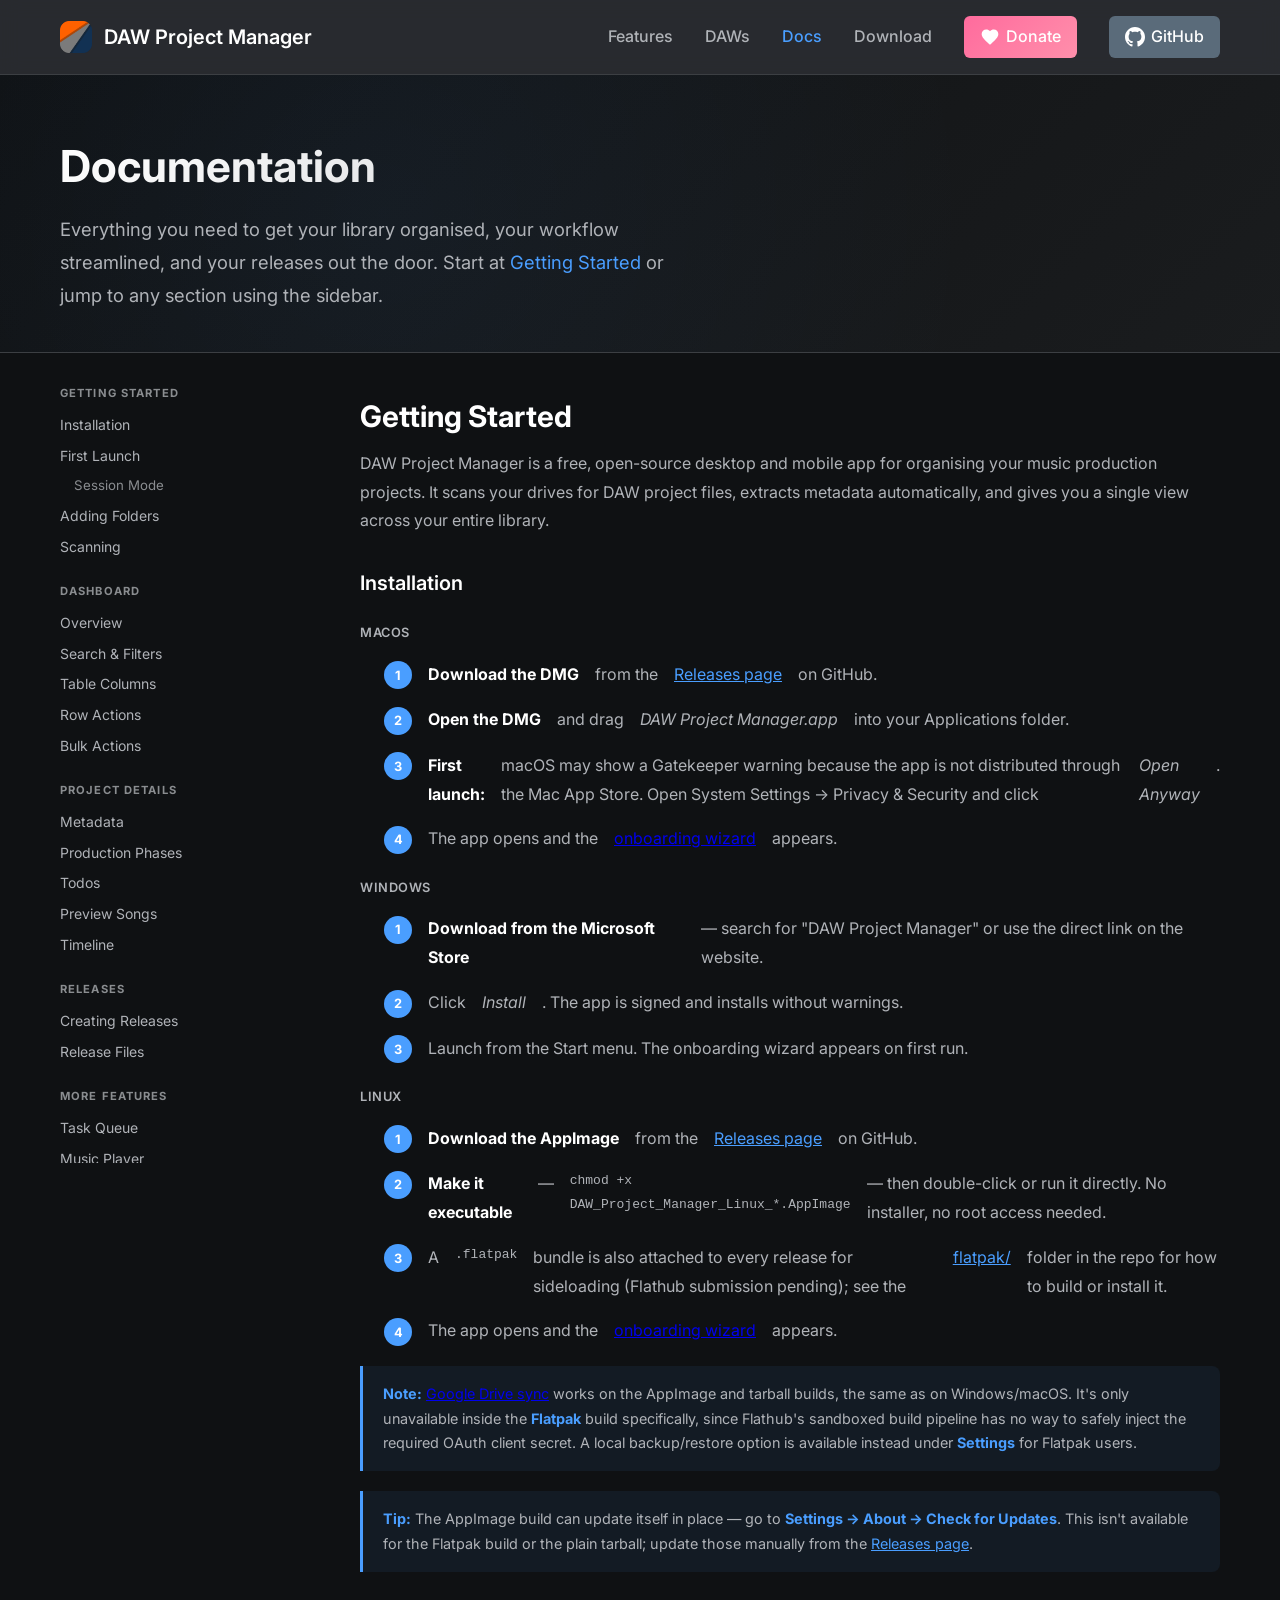
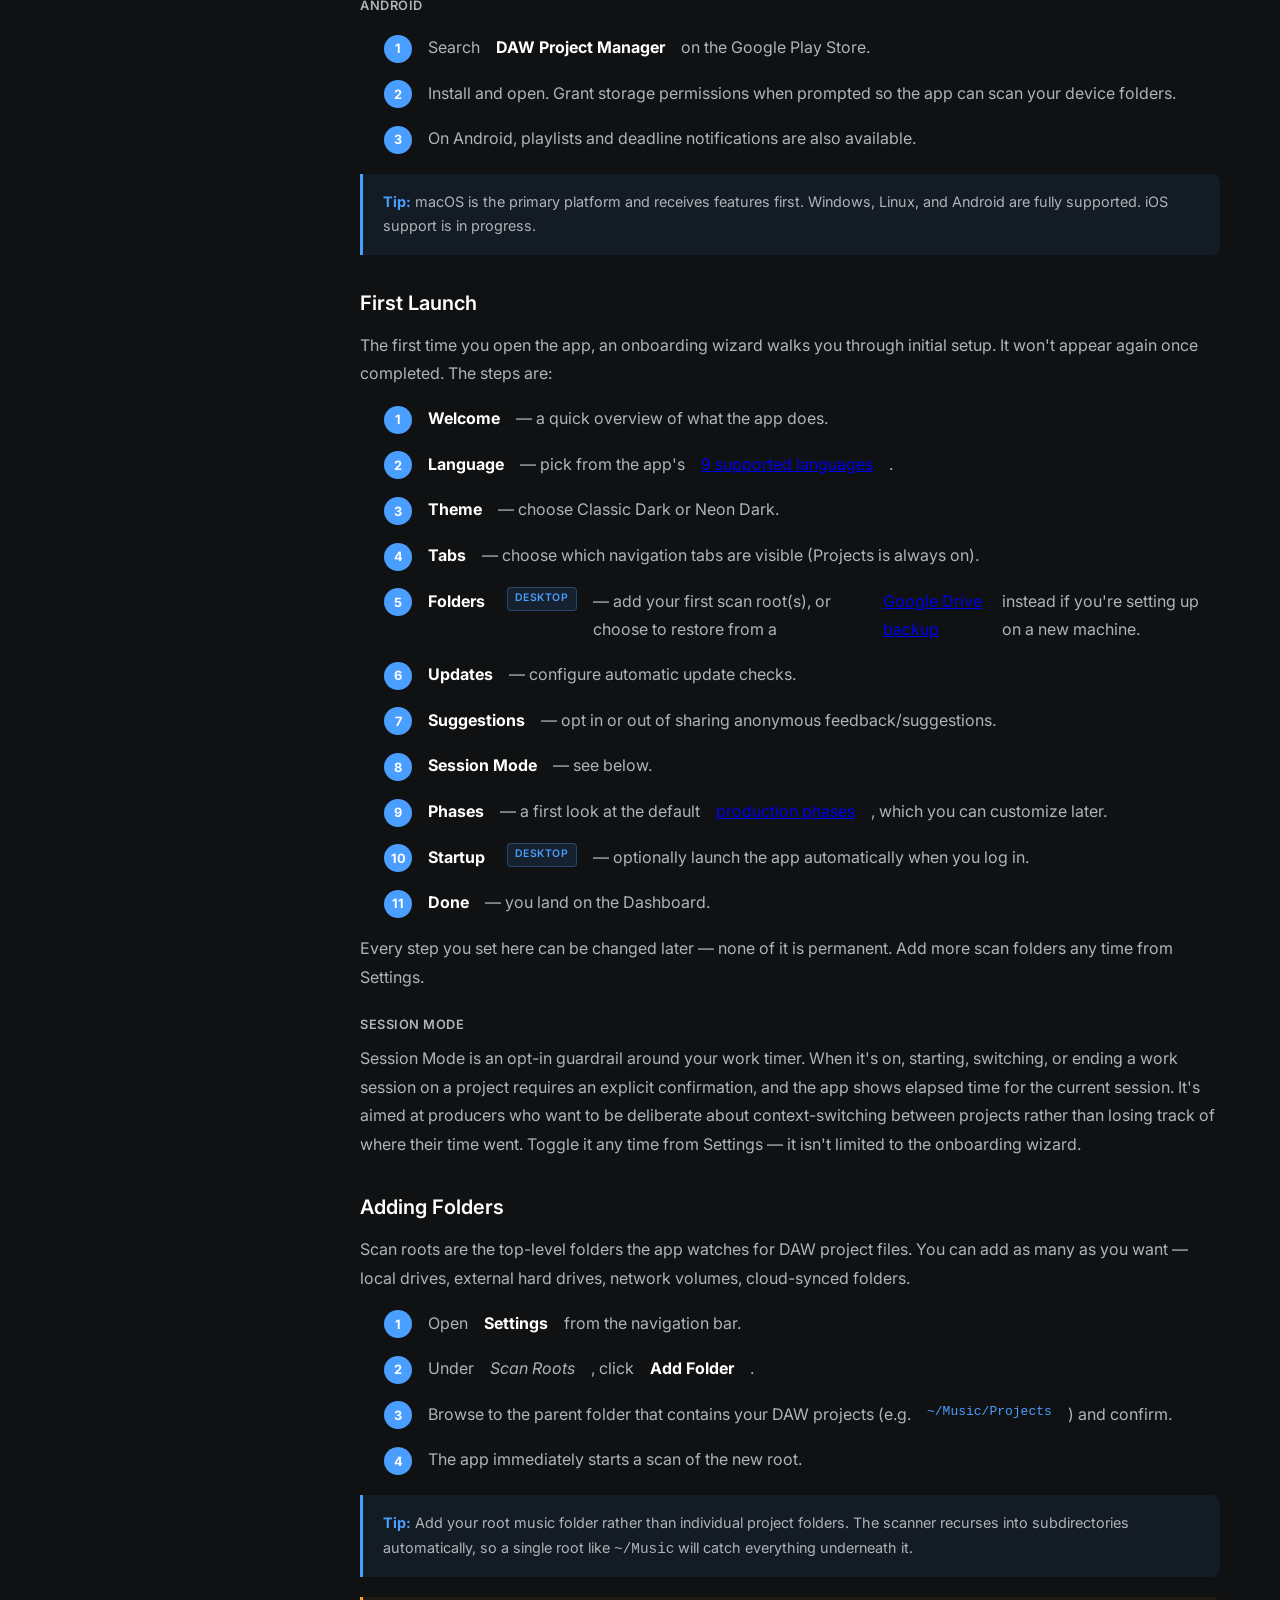
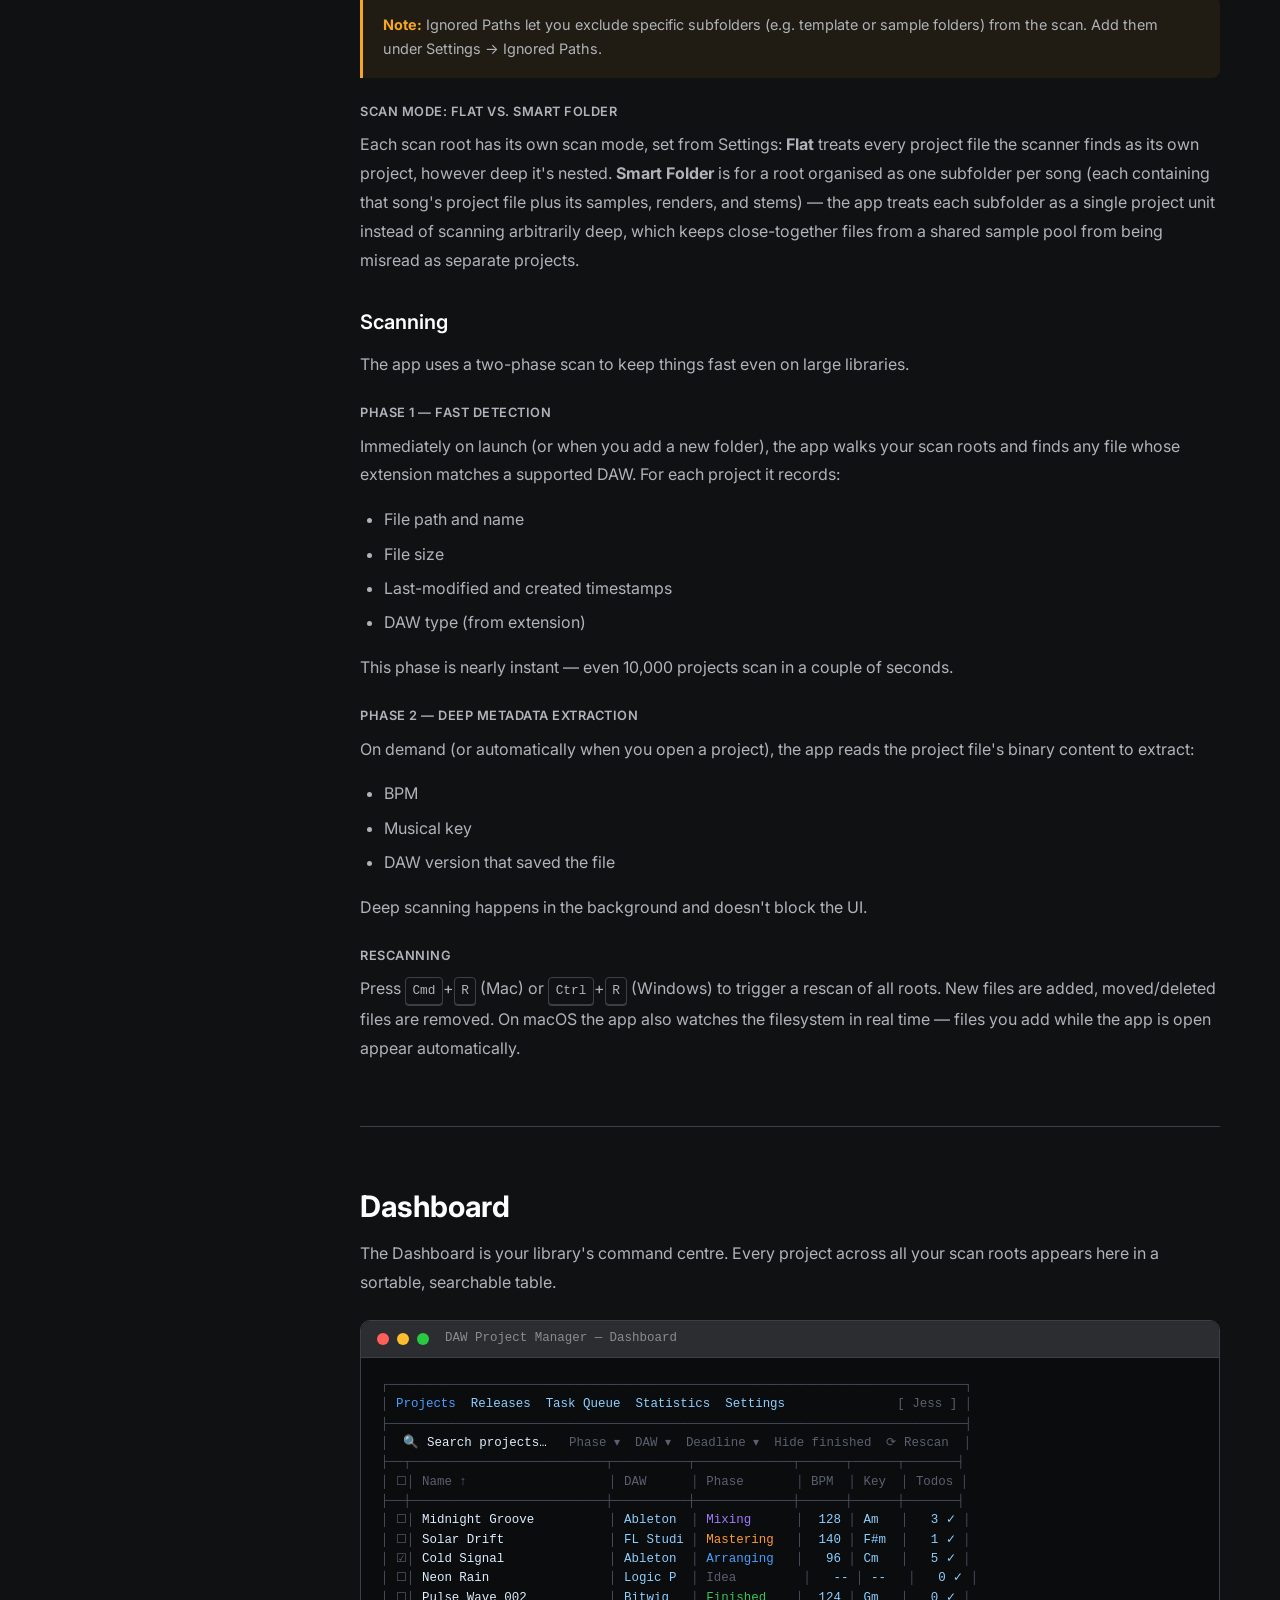
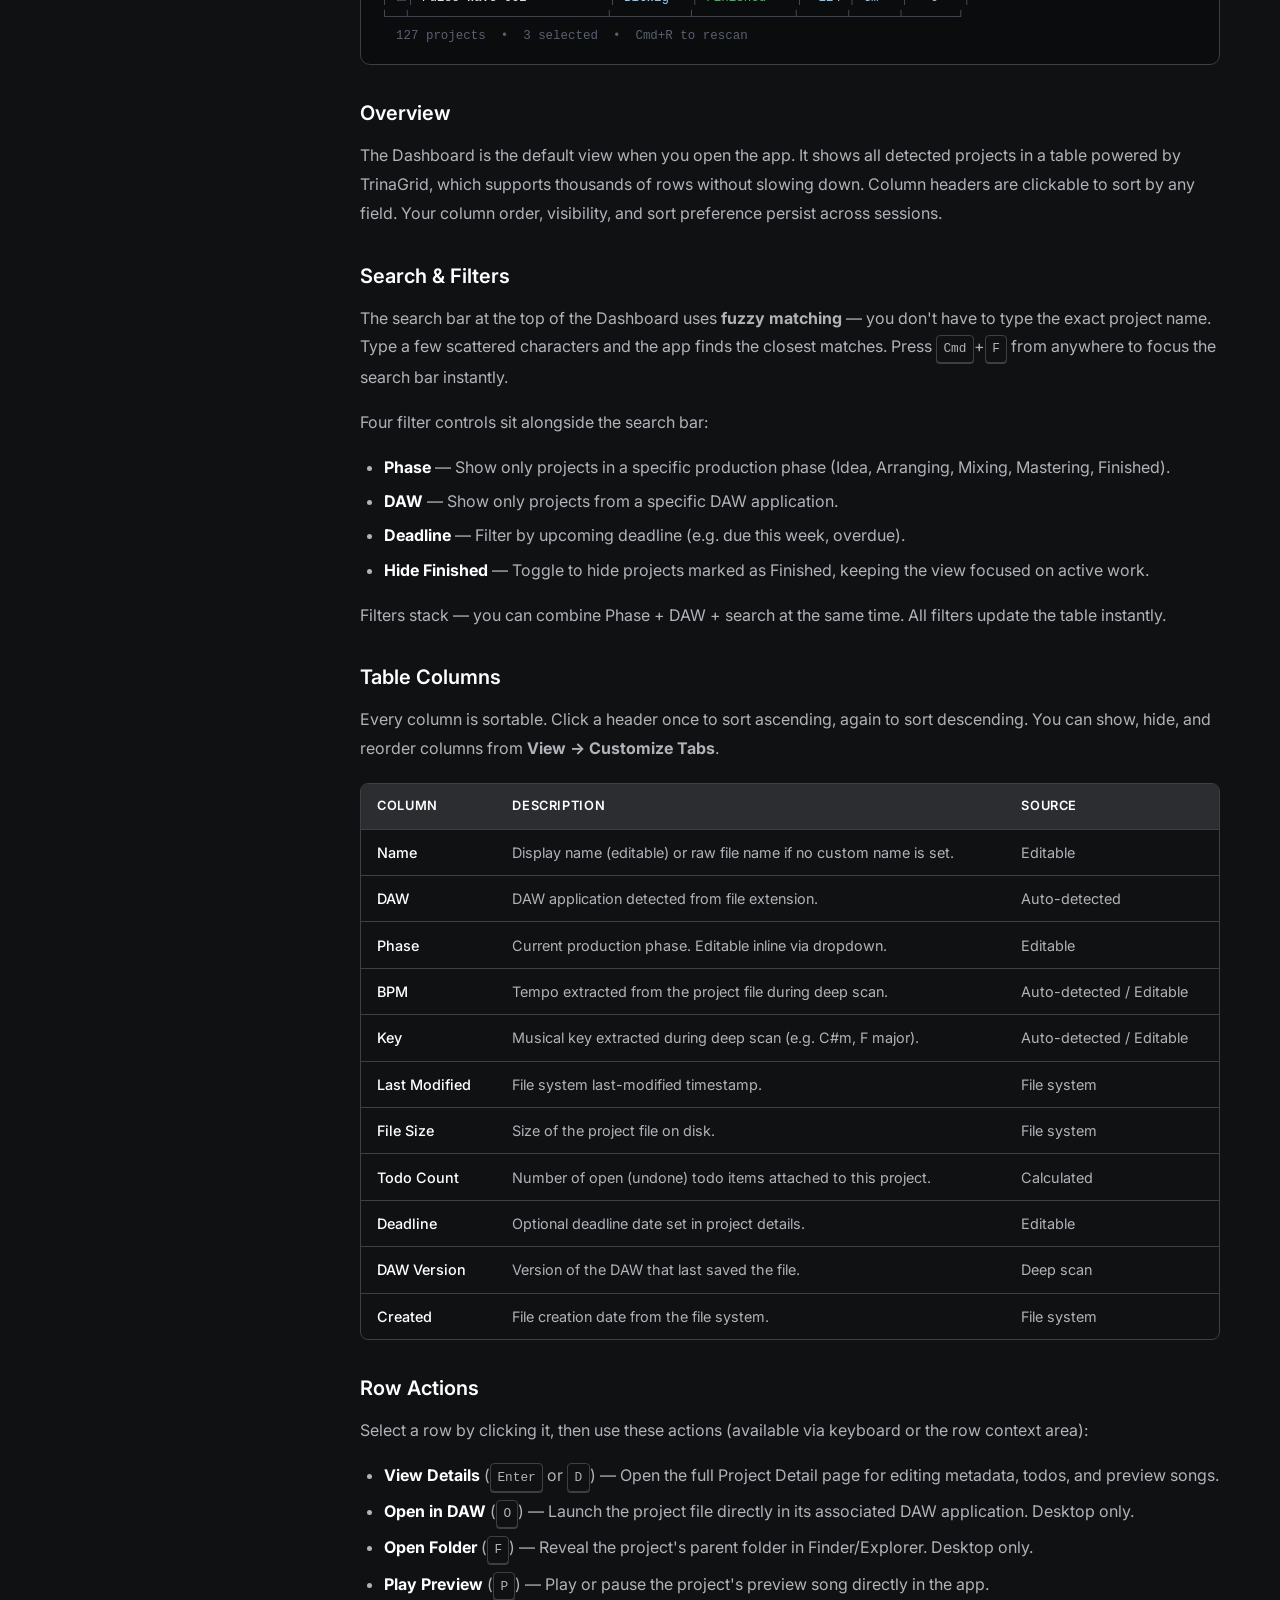
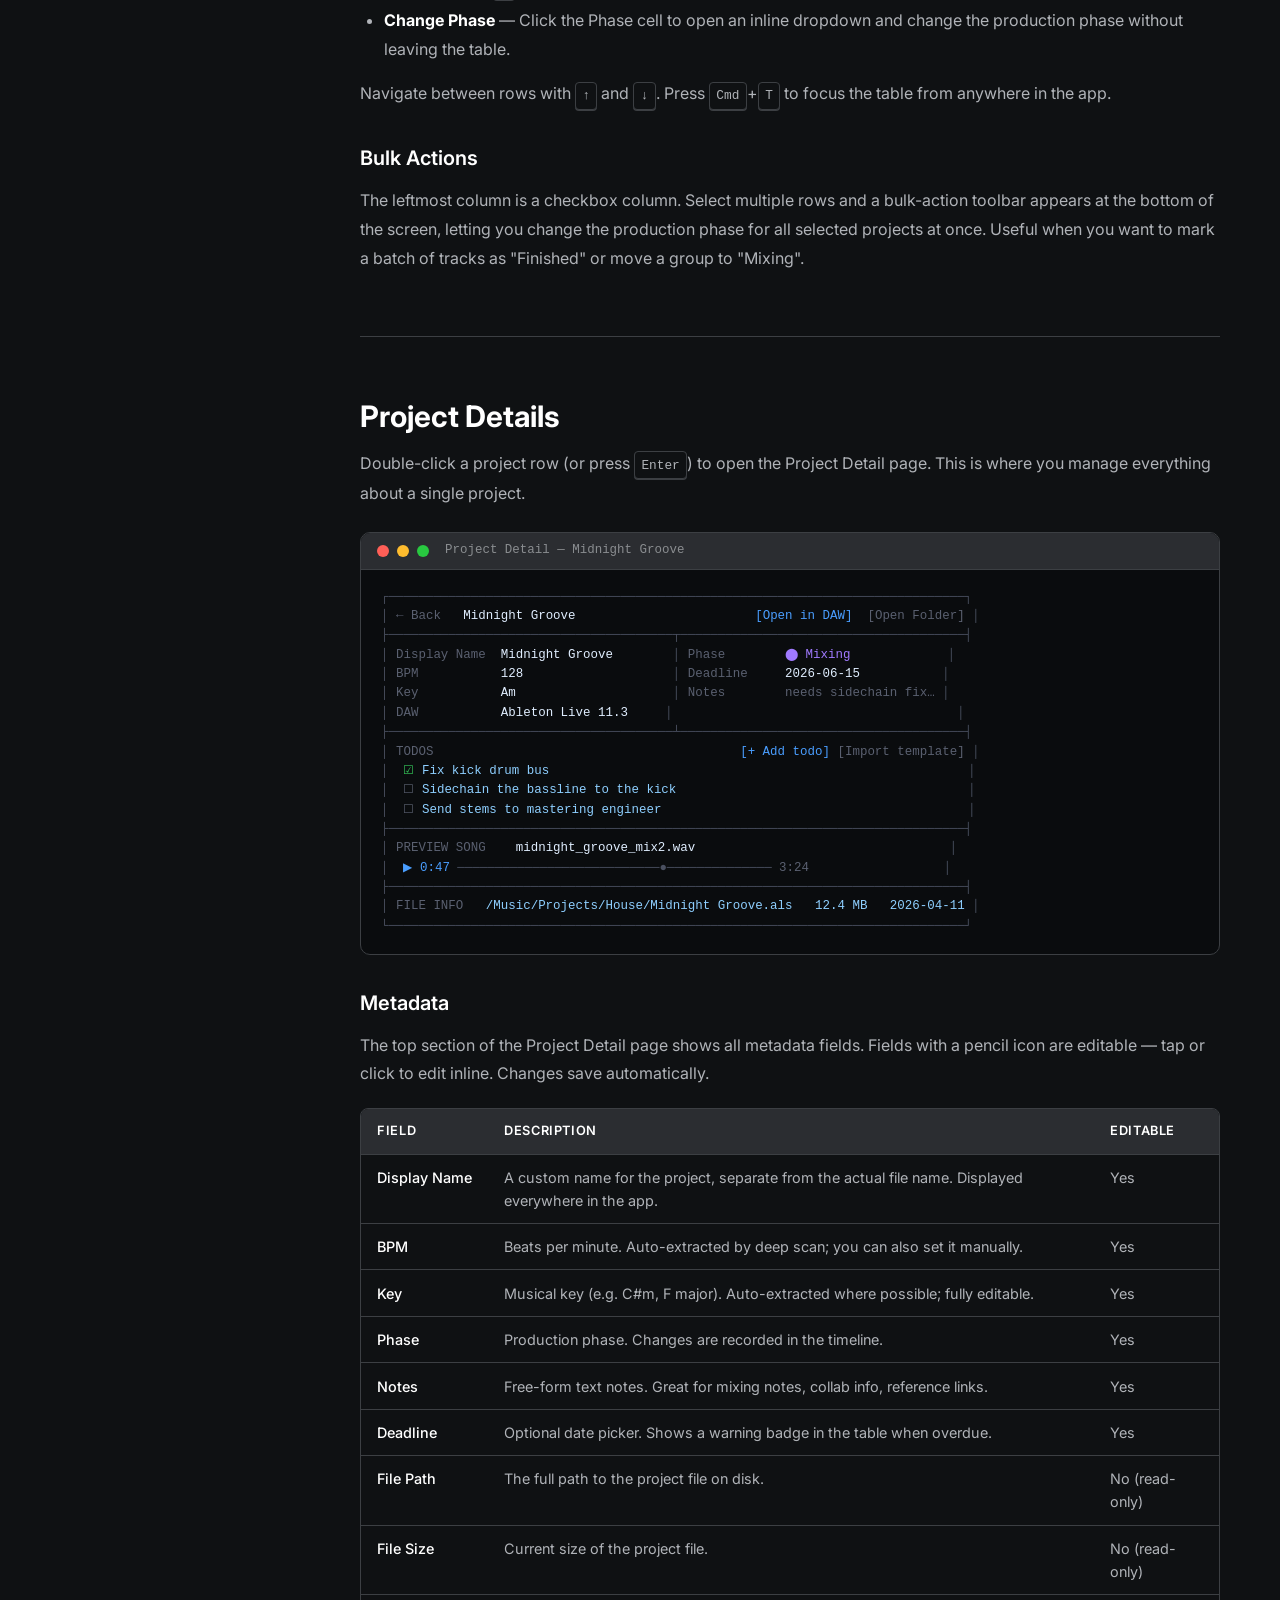
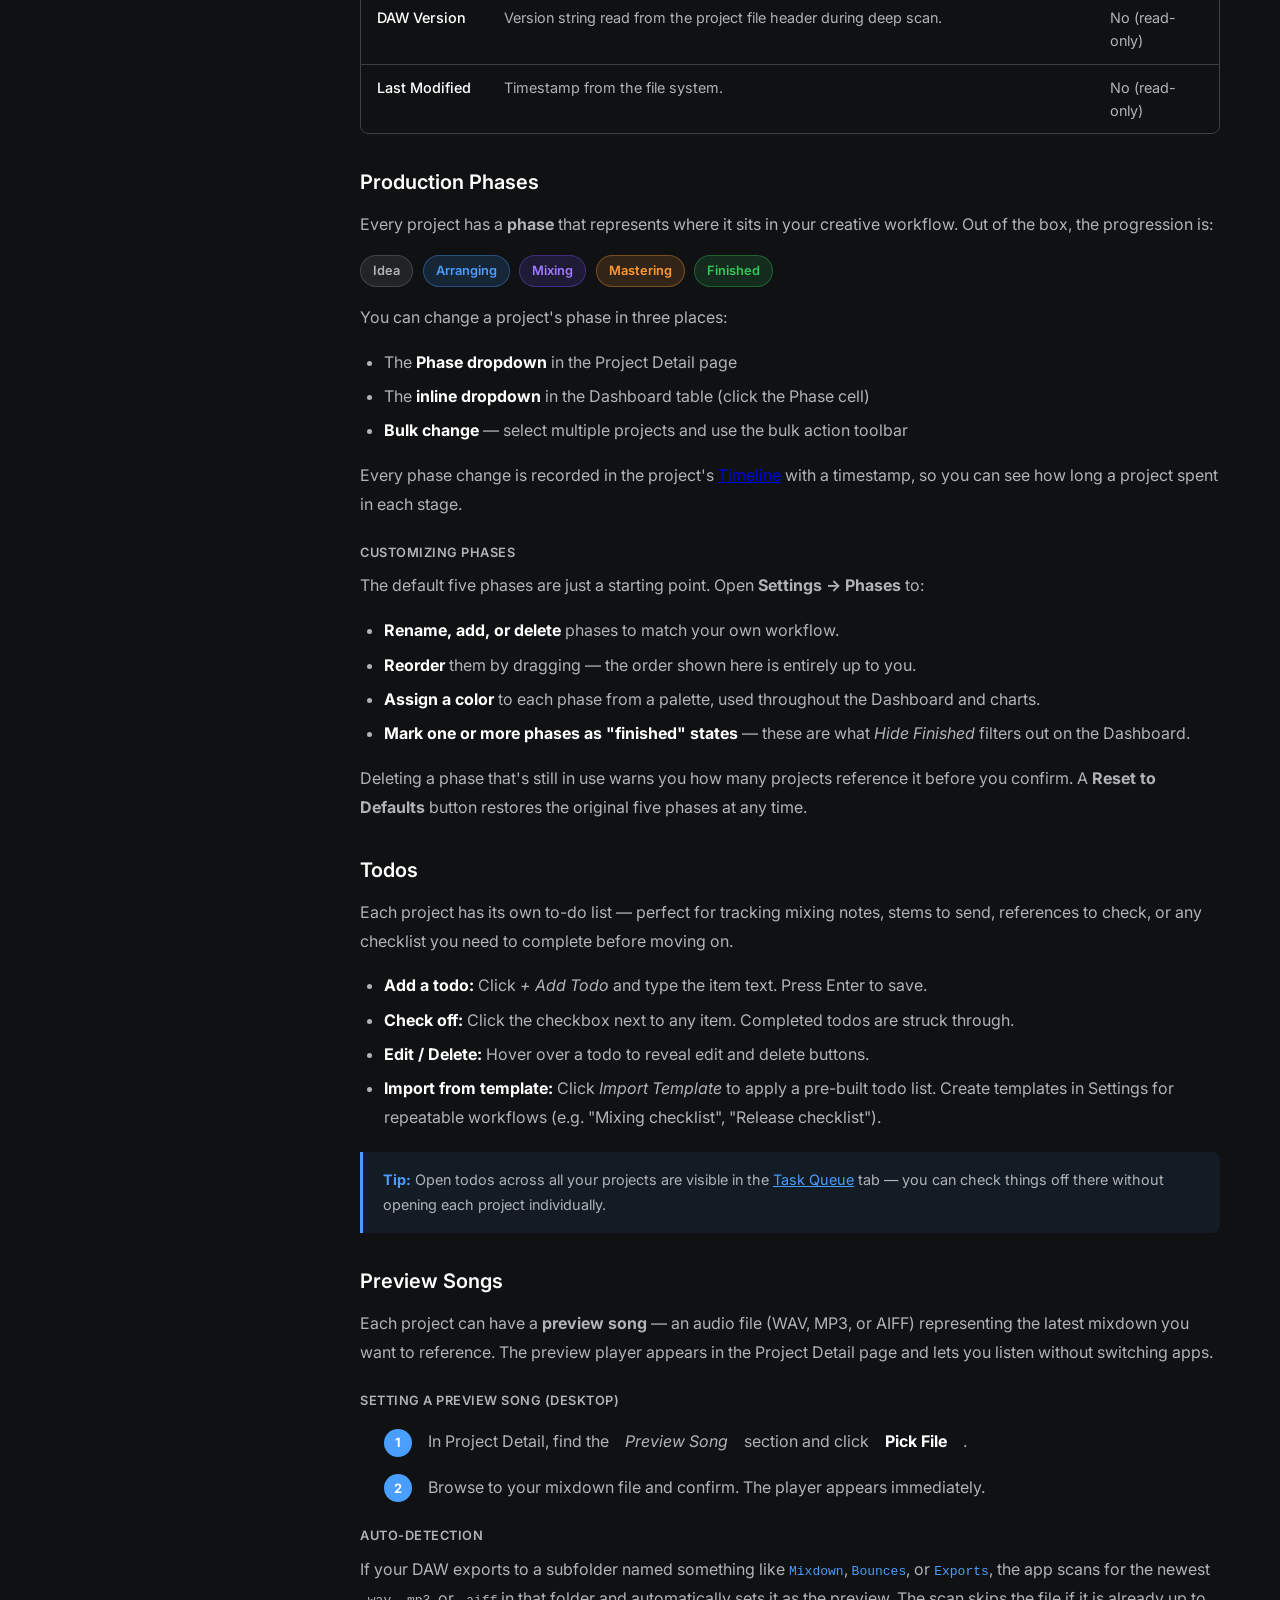
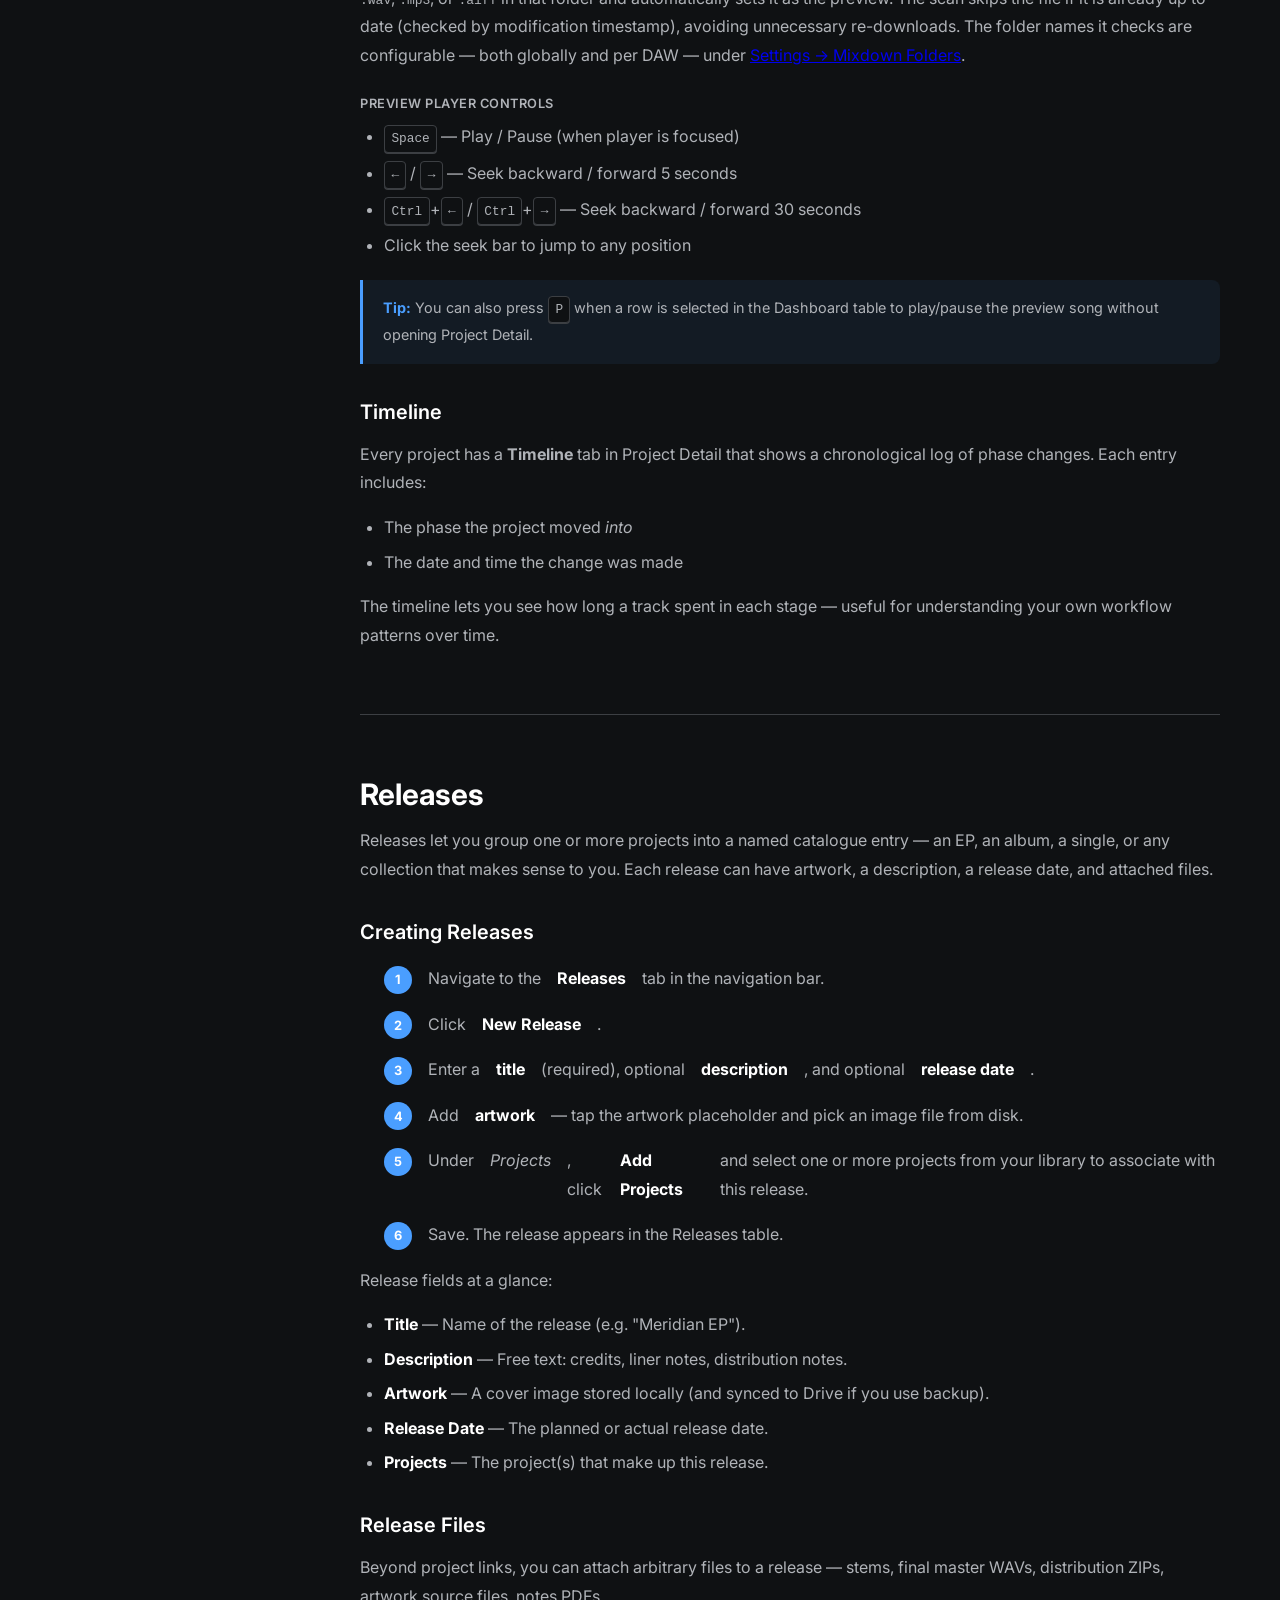
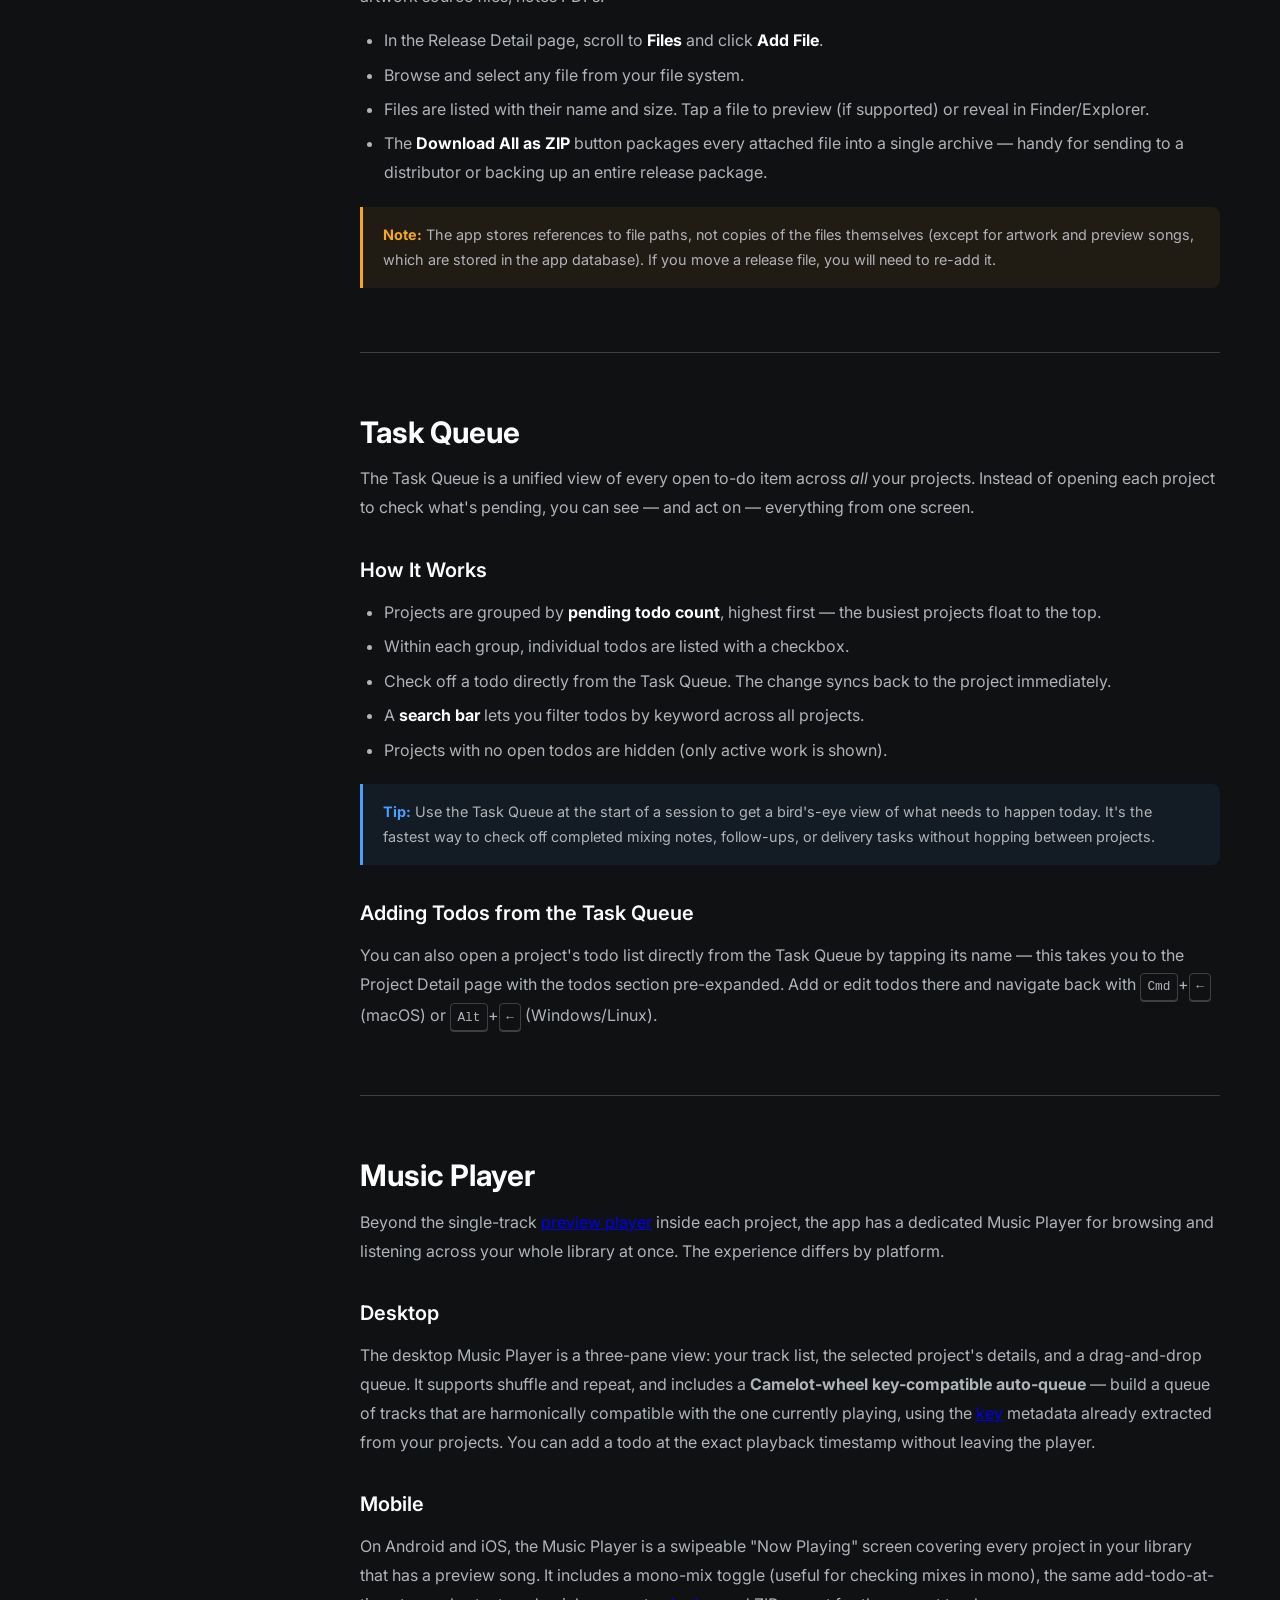
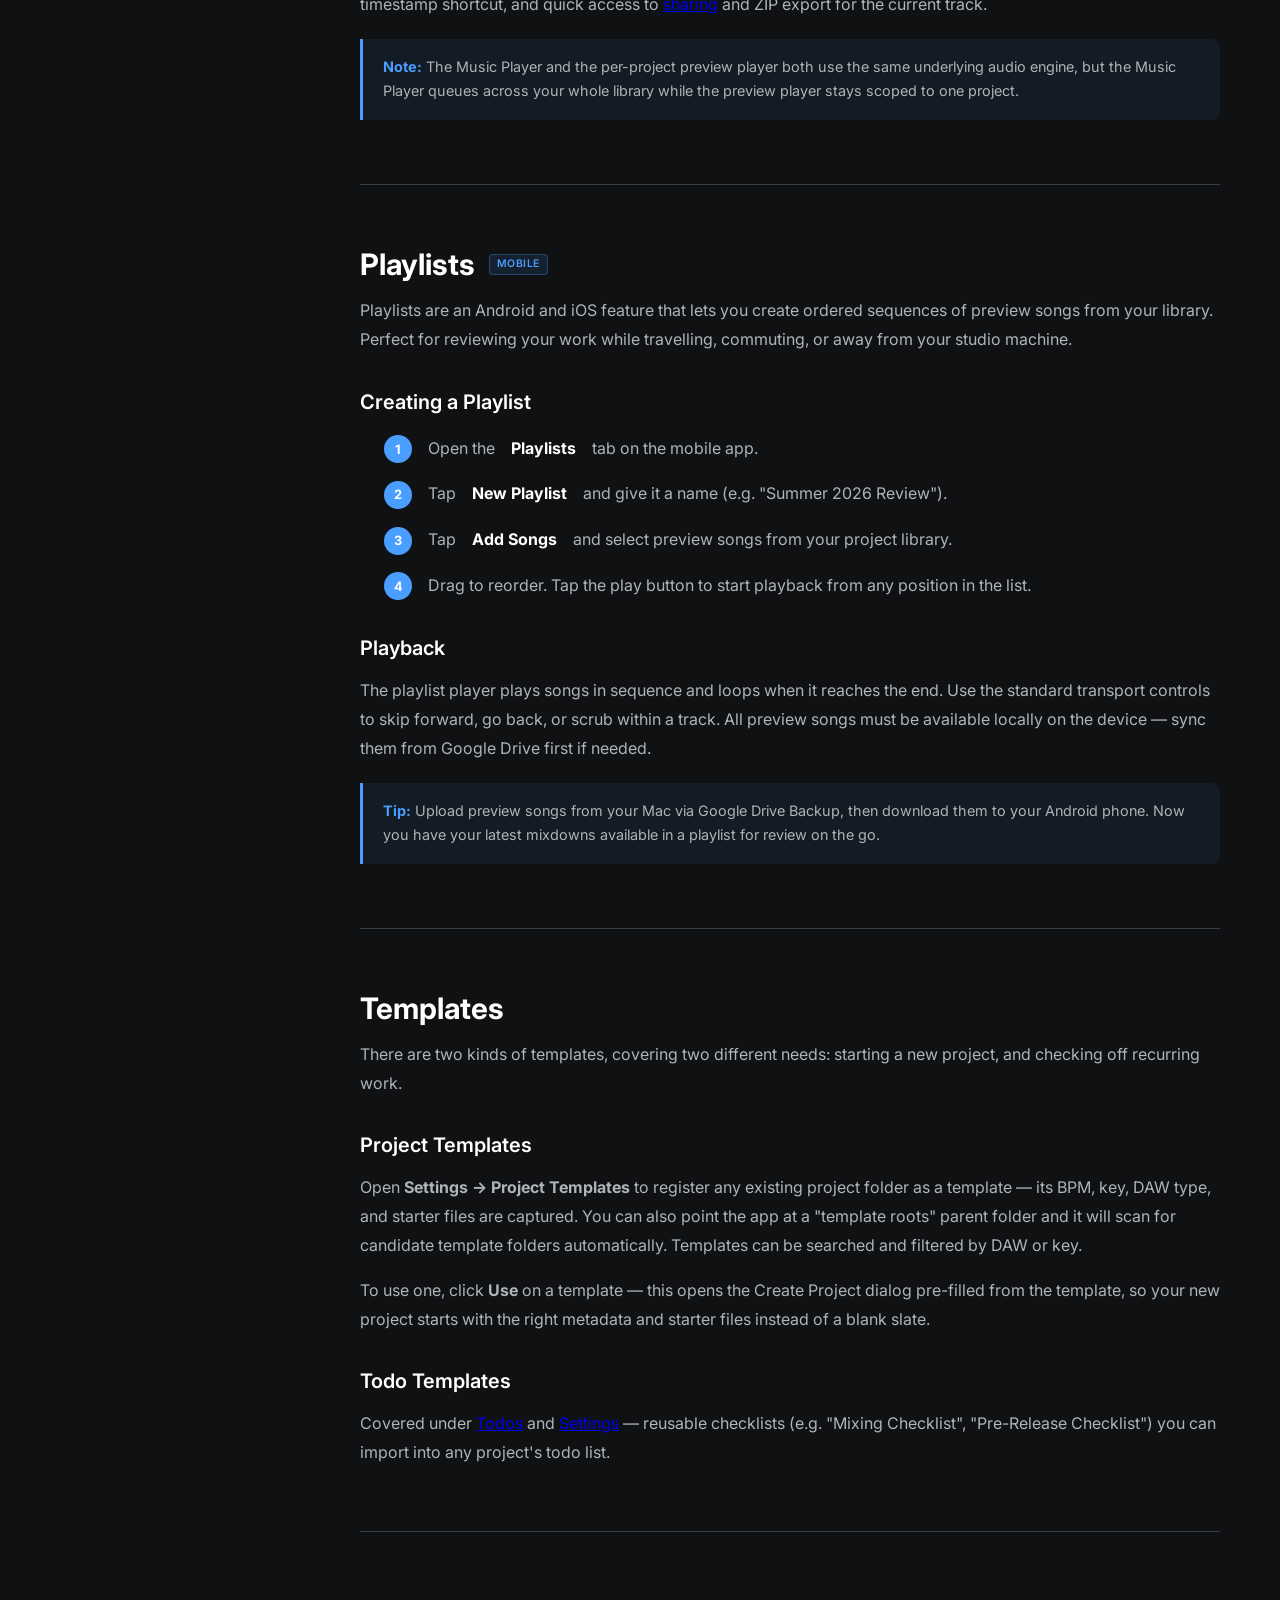
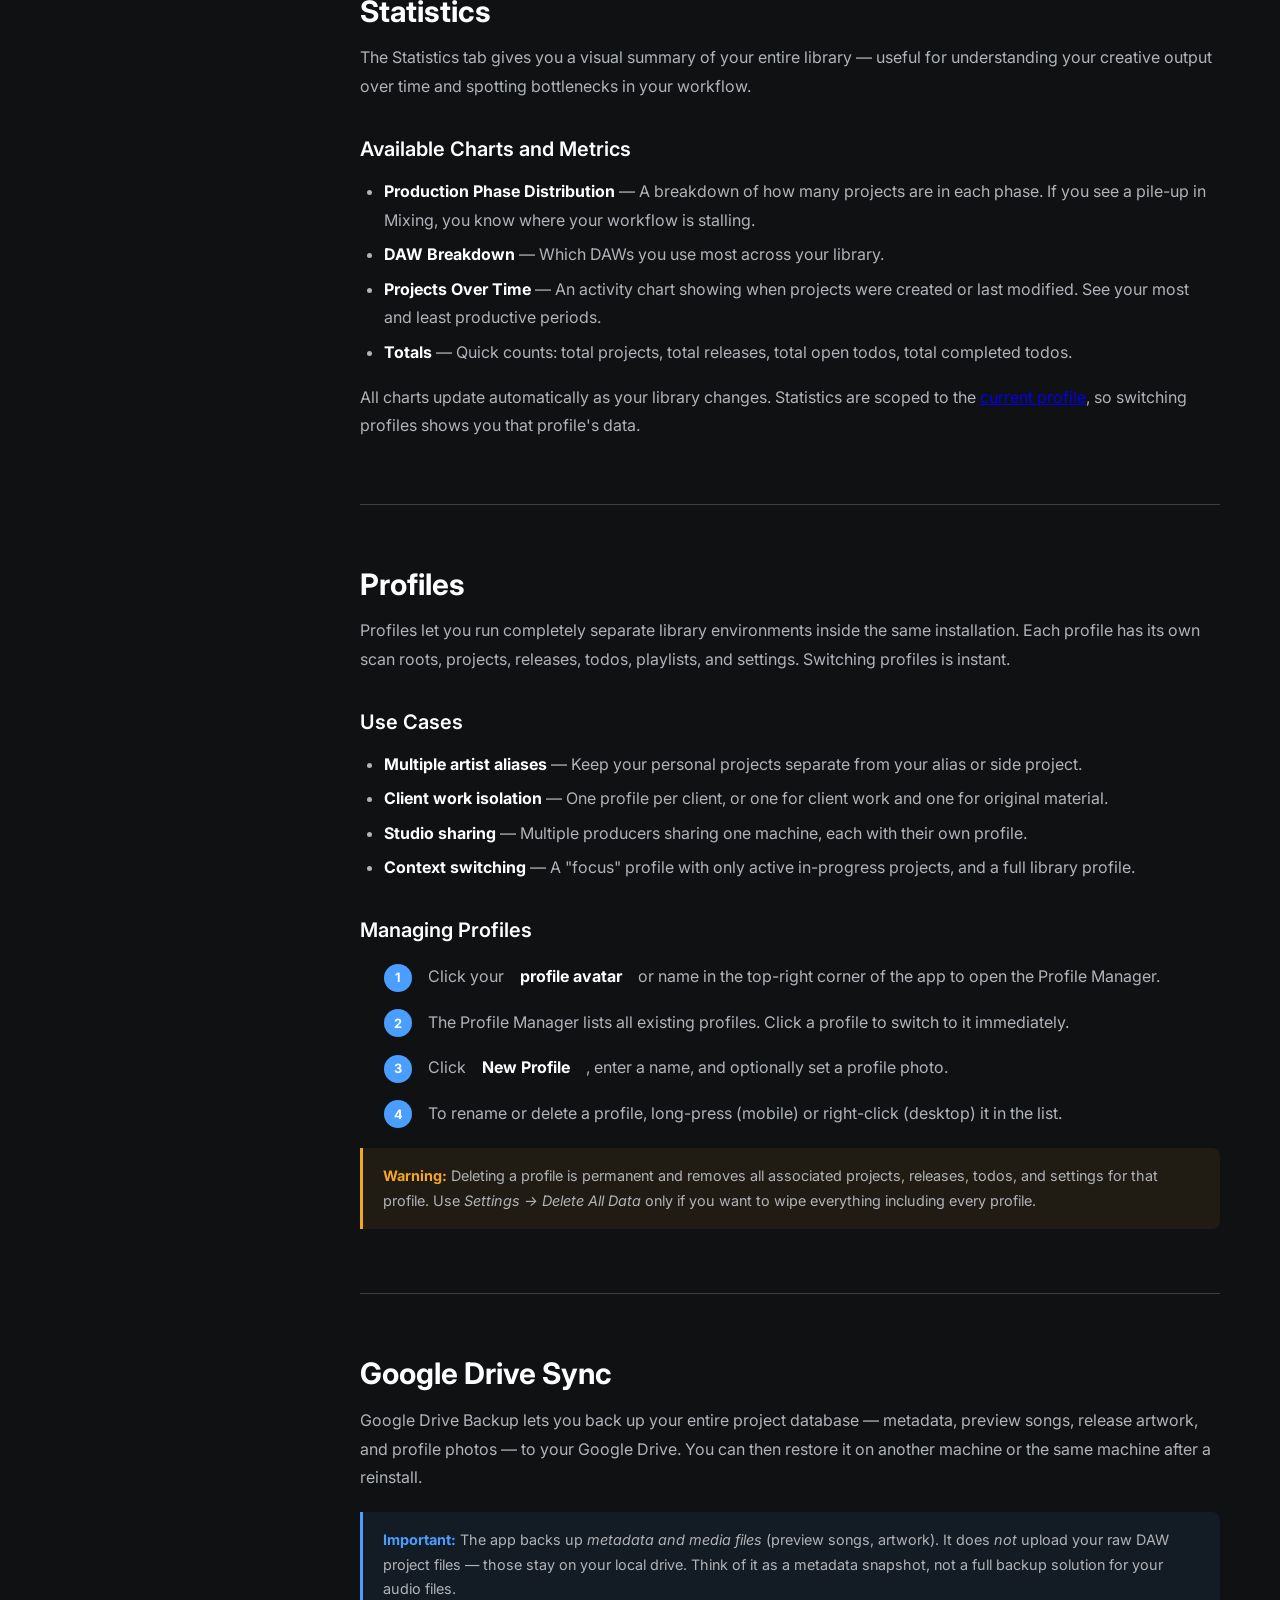
<file: docs.html>
<!DOCTYPE html>
<html lang="en">
<head>
    <meta charset="UTF-8">
    <meta name="viewport" content="width=device-width, initial-scale=1.0">
    <meta name="description" content="DAW Project Manager Documentation — Complete guide to installation, scanning, project management, releases, keyboard shortcuts, and more.">
    <title>Documentation — DAW Project Manager</title>
    <link rel="icon" type="image/png" sizes="32x32" href="app_icon.png">
    <link rel="icon" type="image/png" sizes="16x16" href="app_icon.png">
    <link rel="apple-touch-icon" href="app_icon.png">
    <link rel="stylesheet" href="styles.css">
    <link rel="preconnect" href="https://fonts.googleapis.com">
    <link rel="preconnect" href="https://fonts.gstatic.com" crossorigin>
    <link href="https://fonts.googleapis.com/css2?family=Inter:wght@300;400;500;600;700&display=swap" rel="stylesheet">
    <style>
        /* ── Docs-specific layout ── */
        .docs-hero {
            background: linear-gradient(135deg, var(--bg-darker) 0%, var(--bg-dark) 100%);
            padding: 3.5rem 0 2.5rem;
            border-bottom: 1px solid var(--border-color);
            position: relative;
            overflow: hidden;
        }
        .docs-hero::before {
            content: '';
            position: absolute;
            inset: 0;
            background: radial-gradient(circle at 30% 50%, rgba(74, 158, 255, 0.06) 0%, transparent 65%);
            pointer-events: none;
        }
        .docs-hero-inner {
            position: relative;
            z-index: 1;
        }
        .docs-hero h1 {
            font-size: 2.75rem;
            font-weight: 700;
            margin-bottom: 0.75rem;
            background: linear-gradient(135deg, var(--text-primary) 0%, var(--text-secondary) 100%);
            -webkit-background-clip: text;
            -webkit-text-fill-color: transparent;
            background-clip: text;
        }
        .docs-hero p {
            font-size: 1.15rem;
            color: var(--text-secondary);
            max-width: 640px;
            line-height: 1.8;
        }

        /* ── Two-column wrapper ── */
        .docs-wrapper {
            display: flex;
            align-items: flex-start;
            max-width: 1200px;
            margin: 0 auto;
            padding: 0 20px;
            gap: 2.5rem;
        }

        /* ── Sidebar ── */
        .docs-sidebar {
            width: 260px;
            flex-shrink: 0;
            position: sticky;
            top: 72px;
            max-height: calc(100vh - 90px);
            overflow-y: auto;
            padding: 1.75rem 0 2rem;
            scrollbar-width: thin;
            scrollbar-color: var(--border-color) transparent;
        }
        .docs-sidebar::-webkit-scrollbar {
            width: 4px;
        }
        .docs-sidebar::-webkit-scrollbar-track {
            background: transparent;
        }
        .docs-sidebar::-webkit-scrollbar-thumb {
            background: var(--border-color);
            border-radius: 4px;
        }

        .sidebar-section-title {
            font-size: 0.7rem;
            font-weight: 700;
            text-transform: uppercase;
            letter-spacing: 0.1em;
            color: var(--text-muted);
            padding: 1.1rem 0 0.4rem 0;
            margin-top: 0.25rem;
        }
        .sidebar-section-title:first-child {
            padding-top: 0;
        }

        .sidebar-nav {
            list-style: none;
        }
        .sidebar-nav li a {
            display: block;
            padding: 0.3rem 0;
            font-size: 0.875rem;
            color: var(--text-secondary);
            text-decoration: none;
            transition: color 0.2s ease;
            line-height: 1.5;
        }
        .sidebar-nav li a:hover {
            color: var(--text-primary);
        }
        .sidebar-nav li a.active {
            color: var(--accent);
            font-weight: 600;
        }

        .sidebar-nav li.sub-item a {
            padding-left: 0.85rem;
            font-size: 0.83rem;
            color: var(--text-muted);
        }
        .sidebar-nav li.sub-item a:hover {
            color: var(--text-secondary);
        }
        .sidebar-nav li.sub-item a.active {
            color: var(--accent);
        }

        /* ── Main content ── */
        .docs-content {
            flex: 1;
            min-width: 0;
            padding: 2.5rem 0 5rem;
        }

        /* ── Section dividers ── */
        .docs-section {
            margin-bottom: 4rem;
        }
        .docs-section + .docs-section {
            border-top: 1px solid var(--border-color);
            padding-top: 3.5rem;
        }

        .docs-section h2 {
            font-size: 1.85rem;
            font-weight: 700;
            color: var(--text-primary);
            margin-bottom: 0.5rem;
        }
        .docs-section h3 {
            font-size: 1.25rem;
            font-weight: 600;
            color: var(--text-primary);
            margin: 2rem 0 0.75rem;
            scroll-margin-top: 90px;
        }
        .docs-section h4 {
            font-size: 1rem;
            font-weight: 600;
            color: var(--text-secondary);
            margin: 1.5rem 0 0.5rem;
            text-transform: uppercase;
            letter-spacing: 0.04em;
            font-size: 0.8rem;
        }
        .docs-section p {
            color: var(--text-secondary);
            line-height: 1.8;
            margin-bottom: 1rem;
        }
        .docs-section ul,
        .docs-section ol {
            color: var(--text-secondary);
            line-height: 1.8;
            padding-left: 1.5rem;
            margin-bottom: 1rem;
        }
        .docs-section li {
            margin-bottom: 0.35rem;
        }
        .docs-section li strong {
            color: var(--text-primary);
        }

        /* Anchor scroll offset */
        .docs-section h2,
        .docs-section h3 {
            scroll-margin-top: 90px;
        }

        /* ── Callout boxes ── */
        .callout {
            border-left: 3px solid;
            border-radius: 0 8px 8px 0;
            padding: 1rem 1.25rem;
            margin: 1.25rem 0;
            font-size: 0.9rem;
            line-height: 1.7;
        }
        .callout-info {
            border-color: var(--accent);
            background: rgba(74, 158, 255, 0.07);
            color: var(--text-secondary);
        }
        .callout-info strong {
            color: var(--accent);
        }
        .callout-warning {
            border-color: #F5A623;
            background: rgba(245, 166, 35, 0.07);
            color: var(--text-secondary);
        }
        .callout-warning strong {
            color: #F5A623;
        }
        .callout p:last-child {
            margin-bottom: 0;
        }

        /* ── Code blocks ── */
        .code-block {
            background: var(--bg-darker);
            border: 1px solid var(--border-color);
            border-radius: 8px;
            padding: 1.1rem 1.25rem;
            font-family: 'SFMono-Regular', Consolas, 'Liberation Mono', Menlo, monospace;
            font-size: 0.85rem;
            color: #A8DAFF;
            overflow-x: auto;
            margin: 1rem 0;
            white-space: pre;
            line-height: 1.6;
        }

        /* ── Tables ── */
        .docs-table-wrap {
            overflow-x: auto;
            margin: 1.25rem 0;
            border-radius: 8px;
            border: 1px solid var(--border-color);
        }
        .docs-table {
            width: 100%;
            border-collapse: collapse;
            font-size: 0.9rem;
        }
        .docs-table thead {
            background: var(--bg-card);
        }
        .docs-table th {
            text-align: left;
            padding: 0.75rem 1rem;
            color: var(--text-primary);
            font-weight: 600;
            font-size: 0.8rem;
            text-transform: uppercase;
            letter-spacing: 0.05em;
            border-bottom: 1px solid var(--border-color);
        }
        .docs-table td {
            padding: 0.7rem 1rem;
            color: var(--text-secondary);
            border-bottom: 1px solid var(--border-color);
            vertical-align: top;
        }
        .docs-table tbody tr:last-child td {
            border-bottom: none;
        }
        .docs-table tbody tr:hover {
            background: rgba(255, 255, 255, 0.025);
        }
        .docs-table td:first-child {
            color: var(--text-primary);
            font-weight: 500;
            white-space: nowrap;
        }

        /* ── Phase badges ── */
        .phase-chips {
            display: flex;
            flex-wrap: wrap;
            gap: 0.6rem;
            margin: 1rem 0;
        }
        .phase-chip {
            display: inline-flex;
            align-items: center;
            gap: 0.35rem;
            padding: 0.3rem 0.75rem;
            border-radius: 20px;
            font-size: 0.8rem;
            font-weight: 600;
            border: 1px solid;
        }
        .chip-idea       { background: rgba(138, 141, 144, 0.15); color: #B0B3B8; border-color: rgba(138, 141, 144, 0.3); }
        .chip-arranging  { background: rgba(74, 158, 255, 0.15); color: #4A9EFF; border-color: rgba(74, 158, 255, 0.35); }
        .chip-mixing     { background: rgba(130, 80, 255, 0.15); color: #A07AFF; border-color: rgba(130, 80, 255, 0.35); }
        .chip-mastering  { background: rgba(255, 153, 51, 0.15); color: #FF9933; border-color: rgba(255, 153, 51, 0.35); }
        .chip-finished   { background: rgba(52, 199, 89, 0.15);  color: #34C759; border-color: rgba(52, 199, 89, 0.35); }

        /* ── Numbered steps ── */
        .steps {
            list-style: none;
            padding: 0;
            counter-reset: steps;
            margin: 1rem 0;
        }
        .steps li {
            counter-increment: steps;
            display: flex;
            gap: 1rem;
            align-items: flex-start;
            margin-bottom: 1rem;
            color: var(--text-secondary);
        }
        .steps li::before {
            content: counter(steps);
            flex-shrink: 0;
            width: 28px;
            height: 28px;
            border-radius: 50%;
            background: var(--accent);
            color: #fff;
            font-size: 0.8rem;
            font-weight: 700;
            display: flex;
            align-items: center;
            justify-content: center;
            margin-top: 0.1rem;
        }
        .steps li strong {
            color: var(--text-primary);
        }

        /* ── ASCII mockup ── */
        .ascii-mockup {
            background: #0a0c0e;
            border: 1px solid var(--border-color);
            border-radius: 10px;
            padding: 0;
            margin: 1.5rem 0;
            overflow: hidden;
        }
        .ascii-mockup-titlebar {
            background: var(--bg-card);
            padding: 0.5rem 1rem;
            display: flex;
            align-items: center;
            gap: 0.5rem;
            border-bottom: 1px solid var(--border-color);
        }
        .titlebar-dot {
            width: 12px;
            height: 12px;
            border-radius: 50%;
        }
        .dot-red   { background: #FF5F57; }
        .dot-yellow { background: #FEBC2E; }
        .dot-green  { background: #28C840; }
        .ascii-mockup-title {
            font-size: 0.78rem;
            color: var(--text-muted);
            margin-left: 0.5rem;
            font-family: 'SFMono-Regular', Consolas, monospace;
        }
        .ascii-mockup pre {
            padding: 1.1rem 1.25rem;
            font-family: 'SFMono-Regular', Consolas, 'Liberation Mono', Menlo, monospace;
            font-size: 0.78rem;
            color: #8ecfff;
            line-height: 1.55;
            overflow-x: auto;
            margin: 0;
        }
        .ascii-mockup pre .dim { color: #4a5060; }
        .ascii-mockup pre .bright { color: #e0eeff; }
        .ascii-mockup pre .accent { color: #4A9EFF; }
        .ascii-mockup pre .green { color: #34C759; }
        .ascii-mockup pre .orange { color: #FF9933; }
        .ascii-mockup pre .purple { color: #A07AFF; }
        .ascii-mockup pre .muted { color: #5a6070; }

        /* ── Back to top button ── */
        #back-to-top {
            position: fixed;
            bottom: 2rem;
            right: 2rem;
            width: 42px;
            height: 42px;
            background: var(--bg-card);
            border: 1px solid var(--border-color);
            border-radius: 50%;
            color: var(--text-secondary);
            font-size: 1.1rem;
            cursor: pointer;
            display: flex;
            align-items: center;
            justify-content: center;
            opacity: 0;
            pointer-events: none;
            transition: opacity 0.25s ease, background 0.2s ease;
            z-index: 900;
        }
        #back-to-top.visible {
            opacity: 1;
            pointer-events: auto;
        }
        #back-to-top:hover {
            background: var(--border-color);
            color: var(--text-primary);
        }

        /* ── Mobile sidebar collapse ── */
        .mobile-toc-toggle {
            display: none;
        }
        @media (max-width: 768px) {
            .docs-wrapper {
                flex-direction: column;
                gap: 0;
                padding: 0 16px;
            }
            .docs-sidebar {
                width: 100%;
                position: static;
                max-height: none;
                border-bottom: 1px solid var(--border-color);
                padding: 1rem 0;
                overflow: hidden;
            }
            .docs-sidebar.mobile-open {
                overflow: visible;
            }
            .mobile-toc-toggle {
                display: flex;
                align-items: center;
                justify-content: space-between;
                width: 100%;
                background: var(--bg-card);
                border: 1px solid var(--border-color);
                border-radius: 8px;
                padding: 0.65rem 1rem;
                color: var(--text-secondary);
                font-size: 0.9rem;
                font-weight: 500;
                cursor: pointer;
                margin-bottom: 0.5rem;
            }
            .mobile-toc-toggle svg {
                transition: transform 0.25s;
            }
            .mobile-toc-toggle.open svg {
                transform: rotate(180deg);
            }
            .sidebar-inner {
                display: none;
            }
            .sidebar-inner.open {
                display: block;
            }
            .docs-content {
                padding: 2rem 0 4rem;
            }
            .docs-hero h1 {
                font-size: 2rem;
            }
        }

        /* Active nav link */
        .nav-links a.nav-active {
            color: var(--accent) !important;
        }

        /* ── Section copy-link buttons ── */
        .docs-section h2,
        .docs-section h3 {
            display: flex;
            align-items: center;
            gap: 0.5rem;
        }
        .section-link-btn {
            display: inline-flex;
            align-items: center;
            justify-content: center;
            flex-shrink: 0;
            width: 26px;
            height: 26px;
            padding: 0;
            border: none;
            background: transparent;
            color: var(--text-muted);
            cursor: pointer;
            border-radius: 5px;
            opacity: 0;
            transition: opacity 0.15s ease, color 0.15s ease, background 0.15s ease;
        }
        .docs-section h2:hover .section-link-btn,
        .docs-section h3:hover .section-link-btn,
        .section-link-btn:focus-visible {
            opacity: 1;
        }
        .section-link-btn:hover {
            color: var(--accent);
            background: rgba(74, 158, 255, 0.12);
        }
        .section-link-btn.copied {
            color: #34C759;
            opacity: 1;
        }
        @media (max-width: 768px) {
            /* No hover on touch — keep the button always visible instead of unreachable */
            .section-link-btn {
                opacity: 0.55;
            }
        }
    </style>
</head>
<body>

    <!-- Navigation -->
    <nav class="navbar">
        <div class="container">
            <div class="nav-content">
                <a href="index.html" class="logo" style="text-decoration:none;">
                    <img src="app_icon.png" alt="DAW Project Manager" class="logo-image">
                    <span>DAW Project Manager</span>
                </a>
                <div class="nav-links">
                    <a href="index.html#features">Features</a>
                    <a href="index.html#daws">DAWs</a>
                    <a href="docs.html" class="nav-active">Docs</a>
                    <a href="index.html#download">Download</a>
                    <a href="https://www.paypal.com/donate/?hosted_button_id=QHVVZ3LAF39BL" target="_blank" rel="noopener noreferrer" class="donate-link">
                        <svg width="20" height="20" viewBox="0 0 24 24" fill="currentColor">
                            <path d="M12 21.35l-1.45-1.32C5.4 15.36 2 12.28 2 8.5 2 5.42 4.42 3 7.5 3c1.74 0 3.41.81 4.5 2.09C13.09 3.81 14.76 3 16.5 3 19.58 3 22 5.42 22 8.5c0 3.78-3.4 6.86-8.55 11.54L12 21.35z"/>
                        </svg>
                        Donate
                    </a>
                    <a href="https://github.com/bandpassrecords/daw-project-manager" target="_blank" rel="noopener noreferrer" class="github-link">
                        <svg width="20" height="20" viewBox="0 0 24 24" fill="currentColor">
                            <path d="M12 0c-6.626 0-12 5.373-12 12 0 5.302 3.438 9.8 8.207 11.387.599.111.793-.261.793-.577v-2.234c-3.338.726-4.033-1.416-4.033-1.416-.546-1.387-1.333-1.756-1.333-1.756-1.089-.745.083-.729.083-.729 1.205.084 1.839 1.237 1.839 1.237 1.07 1.834 2.807 1.304 3.492.997.107-.775.418-1.305.762-1.604-2.665-.305-5.467-1.334-5.467-5.931 0-1.311.469-2.381 1.236-3.221-.124-.303-.535-1.524.117-3.176 0 0 1.008-.322 3.301 1.23.957-.266 1.983-.399 3.003-.404 1.02.005 2.047.138 3.006.404 2.291-1.552 3.297-1.23 3.297-1.23.653 1.653.242 2.874.118 3.176.77.84 1.235 1.911 1.235 3.221 0 4.609-2.807 5.624-5.479 5.921.43.372.823 1.102.823 2.222v3.293c0 .319.192.694.801.576 4.765-1.589 8.199-6.086 8.199-11.386 0-6.627-5.373-12-12-12z"/>
                        </svg>
                        GitHub
                    </a>
                </div>
            </div>
        </div>
    </nav>

    <!-- Docs Hero Strip -->
    <div class="docs-hero">
        <div class="container docs-hero-inner">
            <h1>Documentation</h1>
            <p>Everything you need to get your library organised, your workflow streamlined, and your releases out the door. Start at <a href="#installation" style="color:var(--accent); text-decoration:none;">Getting Started</a> or jump to any section using the sidebar.</p>
        </div>
    </div>

    <!-- Two-column docs layout -->
    <div class="docs-wrapper">

        <!-- ── Sidebar ── -->
        <aside class="docs-sidebar" id="docs-sidebar">
            <!-- Mobile toggle -->
            <button class="mobile-toc-toggle" id="toc-toggle" aria-expanded="false" aria-controls="sidebar-inner">
                <span>On this page</span>
                <svg width="16" height="16" viewBox="0 0 24 24" fill="none" stroke="currentColor" stroke-width="2"><polyline points="6 9 12 15 18 9"/></svg>
            </button>

            <div class="sidebar-inner" id="sidebar-inner">
                <p class="sidebar-section-title">Getting Started</p>
                <ul class="sidebar-nav">
                    <li><a href="#installation">Installation</a></li>
                    <li><a href="#first-launch">First Launch</a></li>
                    <li class="sub-item"><a href="#session-mode">Session Mode</a></li>
                    <li><a href="#adding-folders">Adding Folders</a></li>
                    <li><a href="#scanning">Scanning</a></li>
                </ul>

                <p class="sidebar-section-title">Dashboard</p>
                <ul class="sidebar-nav">
                    <li><a href="#dashboard-overview">Overview</a></li>
                    <li><a href="#searching-filtering">Search &amp; Filters</a></li>
                    <li><a href="#project-table-columns">Table Columns</a></li>
                    <li><a href="#row-actions">Row Actions</a></li>
                    <li><a href="#bulk-actions">Bulk Actions</a></li>
                </ul>

                <p class="sidebar-section-title">Project Details</p>
                <ul class="sidebar-nav">
                    <li><a href="#project-metadata">Metadata</a></li>
                    <li><a href="#production-phases">Production Phases</a></li>
                    <li><a href="#todos">Todos</a></li>
                    <li><a href="#preview-songs">Preview Songs</a></li>
                    <li><a href="#project-timeline">Timeline</a></li>
                </ul>

                <p class="sidebar-section-title">Releases</p>
                <ul class="sidebar-nav">
                    <li><a href="#creating-releases">Creating Releases</a></li>
                    <li><a href="#release-files">Release Files</a></li>
                </ul>

                <p class="sidebar-section-title">More Features</p>
                <ul class="sidebar-nav">
                    <li><a href="#task-queue">Task Queue</a></li>
                    <li><a href="#music-player">Music Player</a></li>
                    <li><a href="#playlists">Playlists</a></li>
                    <li><a href="#templates">Templates</a></li>
                    <li><a href="#statistics">Statistics</a></li>
                    <li><a href="#profiles">Profiles</a></li>
                    <li><a href="#sharing">Sharing</a></li>
                    <li><a href="#background-mode">Background &amp; Tray Mode</a></li>
                </ul>

                <p class="sidebar-section-title">Google Drive Sync</p>
                <ul class="sidebar-nav">
                    <li><a href="#drive-setup">Setup</a></li>
                    <li><a href="#drive-upload">Upload</a></li>
                    <li><a href="#drive-download">Download</a></li>
                </ul>

                <p class="sidebar-section-title">Reference</p>
                <ul class="sidebar-nav">
                    <li><a href="#settings">Settings</a></li>
                    <li class="sub-item"><a href="#daw-launch-commands">DAW Launch Commands</a></li>
                    <li class="sub-item"><a href="#mixdown-folders">Mixdown Folders</a></li>
                    <li class="sub-item"><a href="#about">About</a></li>
                    <li><a href="#keyboard-shortcuts">Keyboard Shortcuts</a></li>
                    <li><a href="#supported-daws">Supported DAWs</a></li>
                    <li><a href="#metadata-extraction">Metadata Extraction</a></li>
                </ul>
            </div>
        </aside>

        <!-- ── Main content ── -->
        <main class="docs-content">

            <!-- ================================================================
                 GETTING STARTED
            ================================================================ -->
            <div class="docs-section" id="getting-started">
                <h2>Getting Started</h2>
                <p>DAW Project Manager is a free, open-source desktop and mobile app for organising your music production projects. It scans your drives for DAW project files, extracts metadata automatically, and gives you a single view across your entire library.</p>

                <!-- Installation -->
                <h3 id="installation">Installation</h3>

                <h4>macOS</h4>
                <ol class="steps">
                    <li><strong>Download the DMG</strong> from the <a href="https://github.com/bandpassrecords/daw-project-manager/releases" style="color:var(--accent);">Releases page</a> on GitHub.</li>
                    <li><strong>Open the DMG</strong> and drag <em>DAW Project Manager.app</em> into your Applications folder.</li>
                    <li><strong>First launch:</strong> macOS may show a Gatekeeper warning because the app is not distributed through the Mac App Store. Open System Settings → Privacy &amp; Security and click <em>Open Anyway</em>.</li>
                    <li>The app opens and the <a href="#first-launch">onboarding wizard</a> appears.</li>
                </ol>

                <h4>Windows</h4>
                <ol class="steps">
                    <li><strong>Download from the Microsoft Store</strong> — search for "DAW Project Manager" or use the direct link on the website.</li>
                    <li>Click <em>Install</em>. The app is signed and installs without warnings.</li>
                    <li>Launch from the Start menu. The onboarding wizard appears on first run.</li>
                </ol>

                <h4>Linux</h4>
                <ol class="steps">
                    <li><strong>Download the AppImage</strong> from the <a href="https://github.com/bandpassrecords/daw-project-manager/releases" style="color:var(--accent);">Releases page</a> on GitHub.</li>
                    <li><strong>Make it executable</strong> — <code style="font-family:monospace;">chmod +x DAW_Project_Manager_Linux_*.AppImage</code> — then double-click or run it directly. No installer, no root access needed.</li>
                    <li>A <code style="font-family:monospace;">.flatpak</code> bundle is also attached to every release for sideloading (Flathub submission pending); see the <a href="https://github.com/bandpassrecords/daw-project-manager/tree/main/flatpak" target="_blank" rel="noopener noreferrer" style="color:var(--accent);">flatpak/</a> folder in the repo for how to build or install it.</li>
                    <li>The app opens and the <a href="#first-launch">onboarding wizard</a> appears.</li>
                </ol>

                <div class="callout callout-info">
                    <strong>Note:</strong> <a href="#google-drive-sync">Google Drive sync</a> works on the AppImage and tarball builds, the same as on Windows/macOS. It's only unavailable inside the <strong>Flatpak</strong> build specifically, since Flathub's sandboxed build pipeline has no way to safely inject the required OAuth client secret. A local backup/restore option is available instead under <strong>Settings</strong> for Flatpak users.
                </div>
                <div class="callout callout-info">
                    <strong>Tip:</strong> The AppImage build can update itself in place — go to <strong>Settings → About → Check for Updates</strong>. This isn't available for the Flatpak build or the plain tarball; update those manually from the <a href="https://github.com/bandpassrecords/daw-project-manager/releases" style="color:var(--accent);">Releases page</a>.
                </div>

                <h4>Android</h4>
                <ol class="steps">
                    <li>Search <strong>DAW Project Manager</strong> on the Google Play Store.</li>
                    <li>Install and open. Grant storage permissions when prompted so the app can scan your device folders.</li>
                    <li>On Android, playlists and deadline notifications are also available.</li>
                </ol>

                <div class="callout callout-info">
                    <strong>Tip:</strong> macOS is the primary platform and receives features first. Windows, Linux, and Android are fully supported. iOS support is in progress.
                </div>

                <!-- First Launch -->
                <h3 id="first-launch">First Launch</h3>
                <p>The first time you open the app, an onboarding wizard walks you through initial setup. It won't appear again once completed. The steps are:</p>
                <ol class="steps">
                    <li><strong>Welcome</strong> — a quick overview of what the app does.</li>
                    <li><strong>Language</strong> — pick from the app's <a href="#settings">9 supported languages</a>.</li>
                    <li><strong>Theme</strong> — choose Classic Dark or Neon Dark.</li>
                    <li><strong>Tabs</strong> — choose which navigation tabs are visible (Projects is always on).</li>
                    <li><strong>Folders</strong> <span class="badge-inline">Desktop</span> — add your first scan root(s), or choose to restore from a <a href="#google-drive-sync">Google Drive backup</a> instead if you're setting up on a new machine.</li>
                    <li><strong>Updates</strong> — configure automatic update checks.</li>
                    <li><strong>Suggestions</strong> — opt in or out of sharing anonymous feedback/suggestions.</li>
                    <li><strong>Session Mode</strong> — see below.</li>
                    <li><strong>Phases</strong> — a first look at the default <a href="#production-phases">production phases</a>, which you can customize later.</li>
                    <li><strong>Startup</strong> <span class="badge-inline">Desktop</span> — optionally launch the app automatically when you log in.</li>
                    <li><strong>Done</strong> — you land on the Dashboard.</li>
                </ol>
                <p>Every step you set here can be changed later — none of it is permanent. Add more scan folders any time from Settings.</p>

                <h4 id="session-mode">Session Mode</h4>
                <p>Session Mode is an opt-in guardrail around your work timer. When it's on, starting, switching, or ending a work session on a project requires an explicit confirmation, and the app shows elapsed time for the current session. It's aimed at producers who want to be deliberate about context-switching between projects rather than losing track of where their time went. Toggle it any time from Settings — it isn't limited to the onboarding wizard.</p>

                <!-- Adding Folders -->
                <h3 id="adding-folders">Adding Folders</h3>
                <p>Scan roots are the top-level folders the app watches for DAW project files. You can add as many as you want — local drives, external hard drives, network volumes, cloud-synced folders.</p>
                <ol class="steps">
                    <li>Open <strong>Settings</strong> from the navigation bar.</li>
                    <li>Under <em>Scan Roots</em>, click <strong>Add Folder</strong>.</li>
                    <li>Browse to the parent folder that contains your DAW projects (e.g. <code style="color:var(--accent);">~/Music/Projects</code>) and confirm.</li>
                    <li>The app immediately starts a scan of the new root.</li>
                </ol>

                <div class="callout callout-info">
                    <strong>Tip:</strong> Add your root music folder rather than individual project folders. The scanner recurses into subdirectories automatically, so a single root like <code style="font-family:monospace;">~/Music</code> will catch everything underneath it.
                </div>
                <div class="callout callout-warning">
                    <strong>Note:</strong> Ignored Paths let you exclude specific subfolders (e.g. template or sample folders) from the scan. Add them under Settings → Ignored Paths.
                </div>

                <h4>Scan Mode: Flat vs. Smart Folder</h4>
                <p>Each scan root has its own scan mode, set from Settings: <strong>Flat</strong> treats every project file the scanner finds as its own project, however deep it's nested. <strong>Smart Folder</strong> is for a root organised as one subfolder per song (each containing that song's project file plus its samples, renders, and stems) — the app treats each subfolder as a single project unit instead of scanning arbitrarily deep, which keeps close-together files from a shared sample pool from being misread as separate projects.</p>

                <!-- Scanning -->
                <h3 id="scanning">Scanning</h3>
                <p>The app uses a two-phase scan to keep things fast even on large libraries.</p>

                <h4>Phase 1 — Fast Detection</h4>
                <p>Immediately on launch (or when you add a new folder), the app walks your scan roots and finds any file whose extension matches a supported DAW. For each project it records:</p>
                <ul>
                    <li>File path and name</li>
                    <li>File size</li>
                    <li>Last-modified and created timestamps</li>
                    <li>DAW type (from extension)</li>
                </ul>
                <p>This phase is nearly instant — even 10,000 projects scan in a couple of seconds.</p>

                <h4>Phase 2 — Deep Metadata Extraction</h4>
                <p>On demand (or automatically when you open a project), the app reads the project file's binary content to extract:</p>
                <ul>
                    <li>BPM</li>
                    <li>Musical key</li>
                    <li>DAW version that saved the file</li>
                </ul>
                <p>Deep scanning happens in the background and doesn't block the UI.</p>

                <h4>Rescanning</h4>
                <p>Press <kbd>Cmd</kbd>+<kbd>R</kbd> (Mac) or <kbd>Ctrl</kbd>+<kbd>R</kbd> (Windows) to trigger a rescan of all roots. New files are added, moved/deleted files are removed. On macOS the app also watches the filesystem in real time — files you add while the app is open appear automatically.</p>
            </div>

            <!-- ================================================================
                 DASHBOARD
            ================================================================ -->
            <div class="docs-section" id="dashboard">
                <h2>Dashboard</h2>
                <p>The Dashboard is your library's command centre. Every project across all your scan roots appears here in a sortable, searchable table.</p>

                <div class="ascii-mockup">
                    <div class="ascii-mockup-titlebar">
                        <span class="titlebar-dot dot-red"></span>
                        <span class="titlebar-dot dot-yellow"></span>
                        <span class="titlebar-dot dot-green"></span>
                        <span class="ascii-mockup-title">DAW Project Manager — Dashboard</span>
                    </div>
                    <pre>
<span class="dim">┌─────────────────────────────────────────────────────────────────────────────┐</span>
<span class="dim">│</span> <span class="accent">Projects</span>  Releases  Task Queue  Statistics  Settings               <span class="muted">[ Jess ]</span> <span class="dim">│</span>
<span class="dim">├─────────────────────────────────────────────────────────────────────────────┤</span>
<span class="dim">│</span>  <span class="bright">🔍 Search projects…</span>   <span class="muted">Phase ▾</span>  <span class="muted">DAW ▾</span>  <span class="muted">Deadline ▾</span>  <span class="muted">Hide finished</span>  <span class="muted">⟳ Rescan</span>  <span class="dim">│</span>
<span class="dim">├──┬──────────────────────────┬──────────┬─────────────┬──────┬──────┬───────┤</span>
<span class="dim">│</span><span class="muted"> ☐</span><span class="dim">│</span> <span class="muted">Name ↑</span>                   <span class="dim">│</span> <span class="muted">DAW</span>      <span class="dim">│</span> <span class="muted">Phase</span>       <span class="dim">│</span> <span class="muted">BPM</span>  <span class="dim">│</span> <span class="muted">Key</span>  <span class="dim">│</span> <span class="muted">Todos</span> <span class="dim">│</span>
<span class="dim">├──┼──────────────────────────┼──────────┼─────────────┼──────┼──────┼───────┤</span>
<span class="dim">│</span><span class="muted"> ☐</span><span class="dim">│</span> <span class="bright">Midnight Groove</span>          <span class="dim">│</span> Ableton  <span class="dim">│</span> <span class="purple">Mixing</span>      <span class="dim">│</span>  128 <span class="dim">│</span> Am   <span class="dim">│</span>   3 ✓ <span class="dim">│</span>
<span class="dim">│</span><span class="muted"> ☐</span><span class="dim">│</span> <span class="bright">Solar Drift</span>              <span class="dim">│</span> FL Studi <span class="dim">│</span> <span class="orange">Mastering</span>   <span class="dim">│</span>  140 <span class="dim">│</span> F#m  <span class="dim">│</span>   1 ✓ <span class="dim">│</span>
<span class="dim">│</span><span class="muted"> ☑</span><span class="dim">│</span> <span class="bright">Cold Signal</span>              <span class="dim">│</span> Ableton  <span class="dim">│</span> <span class="accent">Arranging</span>   <span class="dim">│</span>   96 <span class="dim">│</span> Cm   <span class="dim">│</span>   5 ✓ <span class="dim">│</span>
<span class="dim">│</span><span class="muted"> ☐</span><span class="dim">│</span> <span class="bright">Neon Rain</span>                <span class="dim">│</span> Logic P  <span class="dim">│</span> <span class="muted">Idea</span>         <span class="dim">│</span>   -- <span class="dim">│</span> --   <span class="dim">│</span>   0 ✓ <span class="dim">│</span>
<span class="dim">│</span><span class="muted"> ☐</span><span class="dim">│</span> <span class="bright">Pulse Wave 002</span>           <span class="dim">│</span> Bitwig   <span class="dim">│</span> <span class="green">Finished</span>    <span class="dim">│</span>  124 <span class="dim">│</span> Gm   <span class="dim">│</span>   0 ✓ <span class="dim">│</span>
<span class="dim">└──┴──────────────────────────┴──────────┴─────────────┴──────┴──────┴───────┘</span>
  <span class="muted">127 projects  •  3 selected  •  Cmd+R to rescan</span>
</pre>
                </div>

                <!-- Dashboard overview -->
                <h3 id="dashboard-overview">Overview</h3>
                <p>The Dashboard is the default view when you open the app. It shows all detected projects in a table powered by TrinaGrid, which supports thousands of rows without slowing down. Column headers are clickable to sort by any field. Your column order, visibility, and sort preference persist across sessions.</p>

                <!-- Search & Filters -->
                <h3 id="searching-filtering">Search &amp; Filters</h3>
                <p>The search bar at the top of the Dashboard uses <strong>fuzzy matching</strong> — you don't have to type the exact project name. Type a few scattered characters and the app finds the closest matches. Press <kbd>Cmd</kbd>+<kbd>F</kbd> from anywhere to focus the search bar instantly.</p>

                <p>Four filter controls sit alongside the search bar:</p>
                <ul>
                    <li><strong>Phase</strong> — Show only projects in a specific production phase (Idea, Arranging, Mixing, Mastering, Finished).</li>
                    <li><strong>DAW</strong> — Show only projects from a specific DAW application.</li>
                    <li><strong>Deadline</strong> — Filter by upcoming deadline (e.g. due this week, overdue).</li>
                    <li><strong>Hide Finished</strong> — Toggle to hide projects marked as Finished, keeping the view focused on active work.</li>
                </ul>
                <p>Filters stack — you can combine Phase + DAW + search at the same time. All filters update the table instantly.</p>

                <!-- Table columns -->
                <h3 id="project-table-columns">Table Columns</h3>
                <p>Every column is sortable. Click a header once to sort ascending, again to sort descending. You can show, hide, and reorder columns from <strong>View → Customize Tabs</strong>.</p>

                <div class="docs-table-wrap">
                    <table class="docs-table">
                        <thead>
                            <tr>
                                <th>Column</th>
                                <th>Description</th>
                                <th>Source</th>
                            </tr>
                        </thead>
                        <tbody>
                            <tr>
                                <td>Name</td>
                                <td>Display name (editable) or raw file name if no custom name is set.</td>
                                <td>Editable</td>
                            </tr>
                            <tr>
                                <td>DAW</td>
                                <td>DAW application detected from file extension.</td>
                                <td>Auto-detected</td>
                            </tr>
                            <tr>
                                <td>Phase</td>
                                <td>Current production phase. Editable inline via dropdown.</td>
                                <td>Editable</td>
                            </tr>
                            <tr>
                                <td>BPM</td>
                                <td>Tempo extracted from the project file during deep scan.</td>
                                <td>Auto-detected / Editable</td>
                            </tr>
                            <tr>
                                <td>Key</td>
                                <td>Musical key extracted during deep scan (e.g. C#m, F major).</td>
                                <td>Auto-detected / Editable</td>
                            </tr>
                            <tr>
                                <td>Last Modified</td>
                                <td>File system last-modified timestamp.</td>
                                <td>File system</td>
                            </tr>
                            <tr>
                                <td>File Size</td>
                                <td>Size of the project file on disk.</td>
                                <td>File system</td>
                            </tr>
                            <tr>
                                <td>Todo Count</td>
                                <td>Number of open (undone) todo items attached to this project.</td>
                                <td>Calculated</td>
                            </tr>
                            <tr>
                                <td>Deadline</td>
                                <td>Optional deadline date set in project details.</td>
                                <td>Editable</td>
                            </tr>
                            <tr>
                                <td>DAW Version</td>
                                <td>Version of the DAW that last saved the file.</td>
                                <td>Deep scan</td>
                            </tr>
                            <tr>
                                <td>Created</td>
                                <td>File creation date from the file system.</td>
                                <td>File system</td>
                            </tr>
                        </tbody>
                    </table>
                </div>

                <!-- Row actions -->
                <h3 id="row-actions">Row Actions</h3>
                <p>Select a row by clicking it, then use these actions (available via keyboard or the row context area):</p>
                <ul>
                    <li><strong>View Details</strong> (<kbd>Enter</kbd> or <kbd>D</kbd>) — Open the full Project Detail page for editing metadata, todos, and preview songs.</li>
                    <li><strong>Open in DAW</strong> (<kbd>O</kbd>) — Launch the project file directly in its associated DAW application. Desktop only.</li>
                    <li><strong>Open Folder</strong> (<kbd>F</kbd>) — Reveal the project's parent folder in Finder/Explorer. Desktop only.</li>
                    <li><strong>Play Preview</strong> (<kbd>P</kbd>) — Play or pause the project's preview song directly in the app.</li>
                    <li><strong>Change Phase</strong> — Click the Phase cell to open an inline dropdown and change the production phase without leaving the table.</li>
                </ul>
                <p>Navigate between rows with <kbd>↑</kbd> and <kbd>↓</kbd>. Press <kbd>Cmd</kbd>+<kbd>T</kbd> to focus the table from anywhere in the app.</p>

                <!-- Bulk actions -->
                <h3 id="bulk-actions">Bulk Actions</h3>
                <p>The leftmost column is a checkbox column. Select multiple rows and a bulk-action toolbar appears at the bottom of the screen, letting you change the production phase for all selected projects at once. Useful when you want to mark a batch of tracks as "Finished" or move a group to "Mixing".</p>
            </div>

            <!-- ================================================================
                 PROJECT DETAILS
            ================================================================ -->
            <div class="docs-section" id="project-details">
                <h2>Project Details</h2>
                <p>Double-click a project row (or press <kbd>Enter</kbd>) to open the Project Detail page. This is where you manage everything about a single project.</p>

                <div class="ascii-mockup">
                    <div class="ascii-mockup-titlebar">
                        <span class="titlebar-dot dot-red"></span>
                        <span class="titlebar-dot dot-yellow"></span>
                        <span class="titlebar-dot dot-green"></span>
                        <span class="ascii-mockup-title">Project Detail — Midnight Groove</span>
                    </div>
                    <pre>
<span class="dim">┌─────────────────────────────────────────────────────────────────────────────┐</span>
<span class="dim">│</span> <span class="muted">← Back</span>   <span class="bright">Midnight Groove</span>                        <span class="accent">[Open in DAW]</span>  <span class="muted">[Open Folder]</span> <span class="dim">│</span>
<span class="dim">├──────────────────────────────────────┬──────────────────────────────────────┤</span>
<span class="dim">│</span> <span class="muted">Display Name</span>  <span class="bright">Midnight Groove</span>        <span class="dim">│</span> <span class="muted">Phase</span>        <span class="purple">⬤ Mixing</span>             <span class="dim">│</span>
<span class="dim">│</span> <span class="muted">BPM</span>           <span class="bright">128</span>                    <span class="dim">│</span> <span class="muted">Deadline</span>     <span class="bright">2026-06-15</span>           <span class="dim">│</span>
<span class="dim">│</span> <span class="muted">Key</span>           <span class="bright">Am</span>                     <span class="dim">│</span> <span class="muted">Notes</span>        <span class="muted">needs sidechain fix…</span> <span class="dim">│</span>
<span class="dim">│</span> <span class="muted">DAW</span>           <span class="bright">Ableton Live 11.3</span>     <span class="dim">│</span>                                      <span class="dim">│</span>
<span class="dim">├──────────────────────────────────────┴──────────────────────────────────────┤</span>
<span class="dim">│</span> <span class="muted">TODOS</span>                                         <span class="accent">[+ Add todo]</span> <span class="muted">[Import template]</span> <span class="dim">│</span>
<span class="dim">│</span>  <span class="green">☑</span> Fix kick drum bus                                                        <span class="dim">│</span>
<span class="dim">│</span>  <span class="muted">☐</span> Sidechain the bassline to the kick                                       <span class="dim">│</span>
<span class="dim">│</span>  <span class="muted">☐</span> Send stems to mastering engineer                                         <span class="dim">│</span>
<span class="dim">├─────────────────────────────────────────────────────────────────────────────┤</span>
<span class="dim">│</span> <span class="muted">PREVIEW SONG</span>    <span class="bright">midnight_groove_mix2.wav</span>                                  <span class="dim">│</span>
<span class="dim">│</span>  <span class="accent">▶ 0:47</span> <span class="dim">───────────────────────────●──────────────</span> <span class="muted">3:24</span>                  <span class="dim">│</span>
<span class="dim">├─────────────────────────────────────────────────────────────────────────────┤</span>
<span class="dim">│</span> <span class="muted">FILE INFO</span>   /Music/Projects/House/Midnight Groove.als   12.4 MB   2026-04-11 <span class="dim">│</span>
<span class="dim">└─────────────────────────────────────────────────────────────────────────────┘</span>
</pre>
                </div>

                <!-- Metadata -->
                <h3 id="project-metadata">Metadata</h3>
                <p>The top section of the Project Detail page shows all metadata fields. Fields with a pencil icon are editable — tap or click to edit inline. Changes save automatically.</p>

                <div class="docs-table-wrap">
                    <table class="docs-table">
                        <thead>
                            <tr>
                                <th>Field</th>
                                <th>Description</th>
                                <th>Editable</th>
                            </tr>
                        </thead>
                        <tbody>
                            <tr>
                                <td>Display Name</td>
                                <td>A custom name for the project, separate from the actual file name. Displayed everywhere in the app.</td>
                                <td>Yes</td>
                            </tr>
                            <tr>
                                <td>BPM</td>
                                <td>Beats per minute. Auto-extracted by deep scan; you can also set it manually.</td>
                                <td>Yes</td>
                            </tr>
                            <tr>
                                <td>Key</td>
                                <td>Musical key (e.g. C#m, F major). Auto-extracted where possible; fully editable.</td>
                                <td>Yes</td>
                            </tr>
                            <tr>
                                <td>Phase</td>
                                <td>Production phase. Changes are recorded in the timeline.</td>
                                <td>Yes</td>
                            </tr>
                            <tr>
                                <td>Notes</td>
                                <td>Free-form text notes. Great for mixing notes, collab info, reference links.</td>
                                <td>Yes</td>
                            </tr>
                            <tr>
                                <td>Deadline</td>
                                <td>Optional date picker. Shows a warning badge in the table when overdue.</td>
                                <td>Yes</td>
                            </tr>
                            <tr>
                                <td>File Path</td>
                                <td>The full path to the project file on disk.</td>
                                <td>No (read-only)</td>
                            </tr>
                            <tr>
                                <td>File Size</td>
                                <td>Current size of the project file.</td>
                                <td>No (read-only)</td>
                            </tr>
                            <tr>
                                <td>DAW Version</td>
                                <td>Version string read from the project file header during deep scan.</td>
                                <td>No (read-only)</td>
                            </tr>
                            <tr>
                                <td>Last Modified</td>
                                <td>Timestamp from the file system.</td>
                                <td>No (read-only)</td>
                            </tr>
                        </tbody>
                    </table>
                </div>

                <!-- Production phases -->
                <h3 id="production-phases">Production Phases</h3>
                <p>Every project has a <strong>phase</strong> that represents where it sits in your creative workflow. Out of the box, the progression is:</p>

                <div class="phase-chips">
                    <span class="phase-chip chip-idea">Idea</span>
                    <span class="phase-chip chip-arranging">Arranging</span>
                    <span class="phase-chip chip-mixing">Mixing</span>
                    <span class="phase-chip chip-mastering">Mastering</span>
                    <span class="phase-chip chip-finished">Finished</span>
                </div>

                <p>You can change a project's phase in three places:</p>
                <ul>
                    <li>The <strong>Phase dropdown</strong> in the Project Detail page</li>
                    <li>The <strong>inline dropdown</strong> in the Dashboard table (click the Phase cell)</li>
                    <li><strong>Bulk change</strong> — select multiple projects and use the bulk action toolbar</li>
                </ul>
                <p>Every phase change is recorded in the project's <a href="#project-timeline">Timeline</a> with a timestamp, so you can see how long a project spent in each stage.</p>

                <h4>Customizing Phases</h4>
                <p>The default five phases are just a starting point. Open <strong>Settings → Phases</strong> to:</p>
                <ul>
                    <li><strong>Rename, add, or delete</strong> phases to match your own workflow.</li>
                    <li><strong>Reorder</strong> them by dragging — the order shown here is entirely up to you.</li>
                    <li><strong>Assign a color</strong> to each phase from a palette, used throughout the Dashboard and charts.</li>
                    <li><strong>Mark one or more phases as "finished" states</strong> — these are what <em>Hide Finished</em> filters out on the Dashboard.</li>
                </ul>
                <p>Deleting a phase that's still in use warns you how many projects reference it before you confirm. A <strong>Reset to Defaults</strong> button restores the original five phases at any time.</p>

                <!-- Todos -->
                <h3 id="todos">Todos</h3>
                <p>Each project has its own to-do list — perfect for tracking mixing notes, stems to send, references to check, or any checklist you need to complete before moving on.</p>
                <ul>
                    <li><strong>Add a todo:</strong> Click <em>+ Add Todo</em> and type the item text. Press Enter to save.</li>
                    <li><strong>Check off:</strong> Click the checkbox next to any item. Completed todos are struck through.</li>
                    <li><strong>Edit / Delete:</strong> Hover over a todo to reveal edit and delete buttons.</li>
                    <li><strong>Import from template:</strong> Click <em>Import Template</em> to apply a pre-built todo list. Create templates in Settings for repeatable workflows (e.g. "Mixing checklist", "Release checklist").</li>
                </ul>

                <div class="callout callout-info">
                    <strong>Tip:</strong> Open todos across all your projects are visible in the <a href="#task-queue" style="color:var(--accent);">Task Queue</a> tab — you can check things off there without opening each project individually.
                </div>

                <!-- Preview songs -->
                <h3 id="preview-songs">Preview Songs</h3>
                <p>Each project can have a <strong>preview song</strong> — an audio file (WAV, MP3, or AIFF) representing the latest mixdown you want to reference. The preview player appears in the Project Detail page and lets you listen without switching apps.</p>

                <h4>Setting a Preview Song (Desktop)</h4>
                <ol class="steps">
                    <li>In Project Detail, find the <em>Preview Song</em> section and click <strong>Pick File</strong>.</li>
                    <li>Browse to your mixdown file and confirm. The player appears immediately.</li>
                </ol>

                <h4>Auto-Detection</h4>
                <p>If your DAW exports to a subfolder named something like <code style="color:var(--accent); font-family:monospace;">Mixdown</code>, <code style="color:var(--accent); font-family:monospace;">Bounces</code>, or <code style="color:var(--accent); font-family:monospace;">Exports</code>, the app scans for the newest <code style="font-family:monospace;">.wav</code>, <code style="font-family:monospace;">.mp3</code>, or <code style="font-family:monospace;">.aiff</code> in that folder and automatically sets it as the preview. The scan skips the file if it is already up to date (checked by modification timestamp), avoiding unnecessary re-downloads. The folder names it checks are configurable — both globally and per DAW — under <a href="#mixdown-folders">Settings → Mixdown Folders</a>.</p>

                <h4>Preview Player Controls</h4>
                <ul>
                    <li><kbd>Space</kbd> — Play / Pause (when player is focused)</li>
                    <li><kbd>←</kbd> / <kbd>→</kbd> — Seek backward / forward 5 seconds</li>
                    <li><kbd>Ctrl</kbd>+<kbd>←</kbd> / <kbd>Ctrl</kbd>+<kbd>→</kbd> — Seek backward / forward 30 seconds</li>
                    <li>Click the seek bar to jump to any position</li>
                </ul>

                <div class="callout callout-info">
                    <strong>Tip:</strong> You can also press <kbd>P</kbd> when a row is selected in the Dashboard table to play/pause the preview song without opening Project Detail.
                </div>

                <!-- Timeline -->
                <h3 id="project-timeline">Timeline</h3>
                <p>Every project has a <strong>Timeline</strong> tab in Project Detail that shows a chronological log of phase changes. Each entry includes:</p>
                <ul>
                    <li>The phase the project moved <em>into</em></li>
                    <li>The date and time the change was made</li>
                </ul>
                <p>The timeline lets you see how long a track spent in each stage — useful for understanding your own workflow patterns over time.</p>
            </div>

            <!-- ================================================================
                 RELEASES
            ================================================================ -->
            <div class="docs-section" id="releases">
                <h2>Releases</h2>
                <p>Releases let you group one or more projects into a named catalogue entry — an EP, an album, a single, or any collection that makes sense to you. Each release can have artwork, a description, a release date, and attached files.</p>

                <!-- Creating releases -->
                <h3 id="creating-releases">Creating Releases</h3>
                <ol class="steps">
                    <li>Navigate to the <strong>Releases</strong> tab in the navigation bar.</li>
                    <li>Click <strong>New Release</strong>.</li>
                    <li>Enter a <strong>title</strong> (required), optional <strong>description</strong>, and optional <strong>release date</strong>.</li>
                    <li>Add <strong>artwork</strong> — tap the artwork placeholder and pick an image file from disk.</li>
                    <li>Under <em>Projects</em>, click <strong>Add Projects</strong> and select one or more projects from your library to associate with this release.</li>
                    <li>Save. The release appears in the Releases table.</li>
                </ol>

                <p>Release fields at a glance:</p>
                <ul>
                    <li><strong>Title</strong> — Name of the release (e.g. "Meridian EP").</li>
                    <li><strong>Description</strong> — Free text: credits, liner notes, distribution notes.</li>
                    <li><strong>Artwork</strong> — A cover image stored locally (and synced to Drive if you use backup).</li>
                    <li><strong>Release Date</strong> — The planned or actual release date.</li>
                    <li><strong>Projects</strong> — The project(s) that make up this release.</li>
                </ul>

                <!-- Release files -->
                <h3 id="release-files">Release Files</h3>
                <p>Beyond project links, you can attach arbitrary files to a release — stems, final master WAVs, distribution ZIPs, artwork source files, notes PDFs.</p>
                <ul>
                    <li>In the Release Detail page, scroll to <strong>Files</strong> and click <strong>Add File</strong>.</li>
                    <li>Browse and select any file from your file system.</li>
                    <li>Files are listed with their name and size. Tap a file to preview (if supported) or reveal in Finder/Explorer.</li>
                    <li>The <strong>Download All as ZIP</strong> button packages every attached file into a single archive — handy for sending to a distributor or backing up an entire release package.</li>
                </ul>

                <div class="callout callout-warning">
                    <strong>Note:</strong> The app stores references to file paths, not copies of the files themselves (except for artwork and preview songs, which are stored in the app database). If you move a release file, you will need to re-add it.
                </div>
            </div>

            <!-- ================================================================
                 TASK QUEUE
            ================================================================ -->
            <div class="docs-section" id="task-queue">
                <h2>Task Queue</h2>
                <p>The Task Queue is a unified view of every open to-do item across <em>all</em> your projects. Instead of opening each project to check what's pending, you can see — and act on — everything from one screen.</p>

                <h3>How It Works</h3>
                <ul>
                    <li>Projects are grouped by <strong>pending todo count</strong>, highest first — the busiest projects float to the top.</li>
                    <li>Within each group, individual todos are listed with a checkbox.</li>
                    <li>Check off a todo directly from the Task Queue. The change syncs back to the project immediately.</li>
                    <li>A <strong>search bar</strong> lets you filter todos by keyword across all projects.</li>
                    <li>Projects with no open todos are hidden (only active work is shown).</li>
                </ul>

                <div class="callout callout-info">
                    <strong>Tip:</strong> Use the Task Queue at the start of a session to get a bird's-eye view of what needs to happen today. It's the fastest way to check off completed mixing notes, follow-ups, or delivery tasks without hopping between projects.
                </div>

                <h3>Adding Todos from the Task Queue</h3>
                <p>You can also open a project's todo list directly from the Task Queue by tapping its name — this takes you to the Project Detail page with the todos section pre-expanded. Add or edit todos there and navigate back with <kbd>Cmd</kbd>+<kbd>←</kbd> (macOS) or <kbd>Alt</kbd>+<kbd>←</kbd> (Windows/Linux).</p>
            </div>

            <!-- ================================================================
                 MUSIC PLAYER
            ================================================================ -->
            <div class="docs-section" id="music-player">
                <h2>Music Player</h2>
                <p>Beyond the single-track <a href="#preview-songs">preview player</a> inside each project, the app has a dedicated Music Player for browsing and listening across your whole library at once. The experience differs by platform.</p>

                <h3>Desktop</h3>
                <p>The desktop Music Player is a three-pane view: your track list, the selected project's details, and a drag-and-drop queue. It supports shuffle and repeat, and includes a <strong>Camelot-wheel key-compatible auto-queue</strong> — build a queue of tracks that are harmonically compatible with the one currently playing, using the <a href="#project-metadata">key</a> metadata already extracted from your projects. You can add a todo at the exact playback timestamp without leaving the player.</p>

                <h3>Mobile</h3>
                <p>On Android and iOS, the Music Player is a swipeable "Now Playing" screen covering every project in your library that has a preview song. It includes a mono-mix toggle (useful for checking mixes in mono), the same add-todo-at-timestamp shortcut, and quick access to <a href="#sharing">sharing</a> and ZIP export for the current track.</p>

                <div class="callout callout-info">
                    <strong>Note:</strong> The Music Player and the per-project preview player both use the same underlying audio engine, but the Music Player queues across your whole library while the preview player stays scoped to one project.
                </div>
            </div>

            <!-- ================================================================
                 PLAYLISTS
            ================================================================ -->
            <div class="docs-section" id="playlists">
                <h2>Playlists <span class="badge-inline">Mobile</span></h2>
                <p>Playlists are an Android and iOS feature that lets you create ordered sequences of preview songs from your library. Perfect for reviewing your work while travelling, commuting, or away from your studio machine.</p>

                <h3>Creating a Playlist</h3>
                <ol class="steps">
                    <li>Open the <strong>Playlists</strong> tab on the mobile app.</li>
                    <li>Tap <strong>New Playlist</strong> and give it a name (e.g. "Summer 2026 Review").</li>
                    <li>Tap <strong>Add Songs</strong> and select preview songs from your project library.</li>
                    <li>Drag to reorder. Tap the play button to start playback from any position in the list.</li>
                </ol>

                <h3>Playback</h3>
                <p>The playlist player plays songs in sequence and loops when it reaches the end. Use the standard transport controls to skip forward, go back, or scrub within a track. All preview songs must be available locally on the device — sync them from Google Drive first if needed.</p>

                <div class="callout callout-info">
                    <strong>Tip:</strong> Upload preview songs from your Mac via Google Drive Backup, then download them to your Android phone. Now you have your latest mixdowns available in a playlist for review on the go.
                </div>
            </div>

            <!-- ================================================================
                 TEMPLATES
            ================================================================ -->
            <div class="docs-section" id="templates">
                <h2>Templates</h2>
                <p>There are two kinds of templates, covering two different needs: starting a new project, and checking off recurring work.</p>

                <h3>Project Templates</h3>
                <p>Open <strong>Settings → Project Templates</strong> to register any existing project folder as a template — its BPM, key, DAW type, and starter files are captured. You can also point the app at a "template roots" parent folder and it will scan for candidate template folders automatically. Templates can be searched and filtered by DAW or key.</p>
                <p>To use one, click <strong>Use</strong> on a template — this opens the Create Project dialog pre-filled from the template, so your new project starts with the right metadata and starter files instead of a blank slate.</p>

                <h3>Todo Templates</h3>
                <p>Covered under <a href="#todos">Todos</a> and <a href="#settings">Settings</a> — reusable checklists (e.g. "Mixing Checklist", "Pre-Release Checklist") you can import into any project's todo list.</p>
            </div>

            <!-- ================================================================
                 STATISTICS
            ================================================================ -->
            <div class="docs-section" id="statistics">
                <h2>Statistics</h2>
                <p>The Statistics tab gives you a visual summary of your entire library — useful for understanding your creative output over time and spotting bottlenecks in your workflow.</p>

                <h3>Available Charts and Metrics</h3>
                <ul>
                    <li><strong>Production Phase Distribution</strong> — A breakdown of how many projects are in each phase. If you see a pile-up in Mixing, you know where your workflow is stalling.</li>
                    <li><strong>DAW Breakdown</strong> — Which DAWs you use most across your library.</li>
                    <li><strong>Projects Over Time</strong> — An activity chart showing when projects were created or last modified. See your most and least productive periods.</li>
                    <li><strong>Totals</strong> — Quick counts: total projects, total releases, total open todos, total completed todos.</li>
                </ul>

                <p>All charts update automatically as your library changes. Statistics are scoped to the <a href="#profiles">current profile</a>, so switching profiles shows you that profile's data.</p>
            </div>

            <!-- ================================================================
                 PROFILES
            ================================================================ -->
            <div class="docs-section" id="profiles">
                <h2>Profiles</h2>
                <p>Profiles let you run completely separate library environments inside the same installation. Each profile has its own scan roots, projects, releases, todos, playlists, and settings. Switching profiles is instant.</p>

                <h3>Use Cases</h3>
                <ul>
                    <li><strong>Multiple artist aliases</strong> — Keep your personal projects separate from your alias or side project.</li>
                    <li><strong>Client work isolation</strong> — One profile per client, or one for client work and one for original material.</li>
                    <li><strong>Studio sharing</strong> — Multiple producers sharing one machine, each with their own profile.</li>
                    <li><strong>Context switching</strong> — A "focus" profile with only active in-progress projects, and a full library profile.</li>
                </ul>

                <h3>Managing Profiles</h3>
                <ol class="steps">
                    <li>Click your <strong>profile avatar</strong> or name in the top-right corner of the app to open the Profile Manager.</li>
                    <li>The Profile Manager lists all existing profiles. Click a profile to switch to it immediately.</li>
                    <li>Click <strong>New Profile</strong>, enter a name, and optionally set a profile photo.</li>
                    <li>To rename or delete a profile, long-press (mobile) or right-click (desktop) it in the list.</li>
                </ol>

                <div class="callout callout-warning">
                    <strong>Warning:</strong> Deleting a profile is permanent and removes all associated projects, releases, todos, and settings for that profile. Use <em>Settings → Delete All Data</em> only if you want to wipe everything including every profile.
                </div>
            </div>

            <!-- ================================================================
                 GOOGLE DRIVE SYNC
            ================================================================ -->
            <div class="docs-section" id="google-drive-sync">
                <h2>Google Drive Sync</h2>
                <p>Google Drive Backup lets you back up your entire project database — metadata, preview songs, release artwork, and profile photos — to your Google Drive. You can then restore it on another machine or the same machine after a reinstall.</p>

                <div class="callout callout-info">
                    <strong>Important:</strong> The app backs up <em>metadata and media files</em> (preview songs, artwork). It does <em>not</em> upload your raw DAW project files — those stay on your local drive. Think of it as a metadata snapshot, not a full backup solution for your audio files.
                </div>

                <!-- Drive setup -->
                <h3 id="drive-setup">Setup</h3>
                <ol class="steps">
                    <li>Open <strong>Settings → Google Drive Backup</strong>.</li>
                    <li>Click <strong>Sign in with Google</strong>. A browser window opens to complete OAuth authentication.</li>
                    <li>Grant the app access to your Google Drive files (it creates a dedicated app folder — it cannot access the rest of your Drive).</li>
                    <li>Once authenticated, your account name appears in Settings. You are ready to upload or download.</li>
                </ol>

                <!-- Drive upload -->
                <h3 id="drive-upload">Upload (Backup)</h3>
                <p>Uploading creates a snapshot of your current profile and stores it in your Google Drive.</p>
                <ol class="steps">
                    <li>In Settings, tap <strong>Upload Backup</strong>.</li>
                    <li>A progress dialog appears, showing the current stage: collecting data → uploading project database → uploading preview songs → uploading artwork → done.</li>
                    <li>Each file is compared by a content hash before uploading. Files that haven't changed are skipped, so subsequent backups are fast.</li>
                    <li>When complete, the dialog shows a timestamp of the backup.</li>
                </ol>

                <h4>What Gets Uploaded</h4>
                <ul>
                    <li>Full project metadata (all fields, todos, phases, timeline)</li>
                    <li>Releases (metadata and attached artwork)</li>
                    <li>Preview song audio files</li>
                    <li>Profile photos</li>
                </ul>

                <h4>Auto-Backup</h4>
                <p>Instead of uploading manually, set an interval from the same settings page: <strong>every 30 minutes</strong>, <strong>hourly</strong>, <strong>every 6 hours</strong>, or <strong>daily</strong>. The page shows when the next backup is due. Auto-backup keeps running even when the app is <a href="#background-mode">minimized to the tray</a>, so it doesn't require the main window to stay open.</p>

                <!-- Drive download -->
                <h3 id="drive-download">Download (Restore)</h3>
                <p>Downloading replaces the current profile's database with the contents of the Drive backup.</p>
                <ol class="steps">
                    <li>Sign in to the same Google account on the new (or reinstalled) device.</li>
                    <li>In Settings, tap <strong>Download Backup</strong>.</li>
                    <li>A progress dialog shows the restore stages: fetching metadata → writing database → downloading preview songs → downloading artwork.</li>
                    <li>Once complete, your projects appear in the Dashboard. Because scan roots are local paths, you may need to re-add your scan folders if the file system paths differ on the new machine.</li>
                </ol>

                <div class="callout callout-warning">
                    <strong>Warning:</strong> Downloading a backup overwrites your current local database for the active profile. Back up first if you have local changes you want to keep.
                </div>
            </div>

            <!-- ================================================================
                 SHARING
            ================================================================ -->
            <div class="docs-section" id="sharing">
                <h2>Sharing</h2>
                <p>Share a preview song straight to the OS share sheet — Messages, WhatsApp, Slack, email, whatever's installed — from the <a href="#preview-songs">Project Detail page</a> or the <a href="#music-player">Music Player</a>.</p>
                <p>Some apps reject raw <code style="font-family:monospace;">.wav</code>, <code style="font-family:monospace;">.aiff</code>, or <code style="font-family:monospace;">.flac</code> attachments. When you share one of these formats, the app automatically transcodes it first:</p>
                <ul>
                    <li><strong>macOS</strong> — converts to AAC (<code style="font-family:monospace;">.m4a</code>) using the built-in <code style="font-family:monospace;">afconvert</code> tool.</li>
                    <li><strong>Windows</strong> — converts to MP3 using a bundled copy of ffmpeg, so nothing extra needs to be installed.</li>
                </ul>
                <p>A progress dialog shows while conversion runs. If conversion fails for any reason, the app falls back to sharing the original file. There's also a separate <strong>Share as ZIP</strong> action that packages the original file without any conversion.</p>
            </div>

            <!-- ================================================================
                 BACKGROUND & TRAY MODE
            ================================================================ -->
            <div class="docs-section" id="background-mode">
                <h2>Background &amp; Tray Mode <span class="badge-inline">Desktop</span></h2>
                <p>On Windows and macOS, closing the app window doesn't have to quit it. With <strong>close to tray</strong> enabled, closing the window hides it instead — the app keeps running in the background, so scheduled <a href="#drive-upload">auto-backups</a> and active work sessions keep going.</p>
                <ul>
                    <li>On <strong>Windows</strong>, a system tray icon appears.</li>
                    <li>On <strong>macOS</strong>, a menu-bar icon appears.</li>
                </ul>
                <p>Right-click (or click, on macOS) the icon to open a menu with:</p>
                <ul>
                    <li>The time of your last Google Drive backup</li>
                    <li><strong>Backup Now</strong> — trigger an upload immediately</li>
                    <li>Pause / resume the active work session</li>
                    <li><strong>Show Window</strong> — bring the app back to the foreground</li>
                    <li><strong>Quit</strong> — actually exit the app</li>
                </ul>
                <p>The first time the window is hidden, a one-time notification explains that the app is still running in the background so it doesn't come as a surprise.</p>
                <div class="callout callout-info">
                    <strong>Tip:</strong> If close-to-tray is turned off, closing the window shows a normal quit-confirmation dialog instead. You can toggle this behavior from Settings.
                </div>
            </div>

            <!-- ================================================================
                 SETTINGS
            ================================================================ -->
            <div class="docs-section" id="settings">
                <h2>Settings</h2>
                <p>Settings are accessible from the navigation bar. All settings are stored per-profile unless noted.</p>

                <h3>Scan Roots</h3>
                <p>Add, remove, and manage the folders the app scans for DAW project files. Click <strong>Add Folder</strong> to browse to a directory. Click the trash icon next to a root to stop scanning that location (existing projects from that root remain in the database until you run a rescan).</p>

                <h3>Ignored Paths</h3>
                <p>Add specific subfolders to exclude from scanning. Useful for template folders, sample libraries, or any directory that contains DAW-adjacent files you do not want tracked as projects.</p>
                <div class="code-block">/Users/you/Music/Projects/_Templates
/Users/you/Music/Samples</div>

                <h3 id="daw-launch-commands">DAW Launch Commands <span class="badge-inline">Linux</span></h3>
                <p>Linux has no reliable file-type association for most DAWs, so <em>Open in DAW</em> needs to be told exactly which program to run for each one you use. The first time it can't figure that out on its own, or any time from Settings, configure the binary to launch once per DAW — the app uses it for every project of that type from then on.</p>

                <h3 id="mixdown-folders">Mixdown Folders</h3>
                <p>Controls which folder the app looks in for a project's exported/bounced audio when <a href="#preview-songs">auto-detecting a preview song</a>. Expand a DAW to see the folder names it already checks by default (e.g. <code style="font-family:monospace;">Mixdown</code>, <code style="font-family:monospace;">Bounces</code>, <code style="font-family:monospace;">Exports</code>), and add your own on top — both globally and per DAW, if a particular one uses a different export folder name in your setup.</p>

                <h3>Language</h3>
                <p>DAW Project Manager is fully localised in 9 languages. Change the language at any time — no restart required.</p>
                <ul>
                    <li>English, Portuguese, Spanish, French, Italian, German, Russian, Japanese, Chinese</li>
                </ul>

                <h3>Theme</h3>
                <p>Choose between two dark themes:</p>
                <ul>
                    <li><strong>Classic Dark</strong> — Neutral dark grey palette (default).</li>
                    <li><strong>Neon Dark</strong> — Higher-contrast with bolder accent colours.</li>
                </ul>

                <h3>Customize Tabs</h3>
                <p>Choose which tabs appear in the main navigation bar. The <strong>Projects</strong> tab is always visible. All other tabs (Releases, Task Queue, Playlists, Statistics) can be toggled on or off. Drag tabs to reorder them.</p>

                <h3>TODO Templates</h3>
                <p>Create reusable to-do lists that can be imported into any project. Example templates: "Mixing Checklist", "Pre-Release Checklist", "Collab Workflow". Each template is a list of text items. Apply a template in Project Detail by clicking <em>Import Template</em>.</p>

                <h3>Project Templates</h3>
                <p>Register existing projects as reusable starting points for new ones. See <a href="#templates">Templates</a> for details.</p>

                <h3>Phases</h3>
                <p>Rename, add, remove, reorder, and color your production phases. See <a href="#production-phases">Production Phases</a> for details.</p>

                <h3>Notification Preferences (Android)</h3>
                <p>On Android, the app can send local notifications for approaching deadlines. Configure how many days in advance you want to be reminded. Requires notification permission to be granted.</p>

                <h3>Work Session Reminders</h3>
                <p>Requires <a href="#session-mode"><strong>Session Mode</strong></a> to be turned on. While it's on and a work session is active, the app can send a periodic reminder so you don't lose track of time — choose an interval of 15, 30, 45, 60, 90, or 120 minutes, or set a custom value. A <strong>Test Notification</strong> button lets you confirm your OS notification permissions are working before you rely on it.</p>

                <h3 id="about">About</h3>
                <p>Shows the installed app version, plus:</p>
                <ul>
                    <li><strong>License</strong> — view the app's open-source license in-app.</li>
                    <li><strong>Report an Issue</strong> — opens a structured GitHub issue template pre-filled for bug reports.</li>
                    <li><strong>Check for Updates</strong> — manually checks for a newer release. On the Linux AppImage build specifically, this can download and apply the update in place; other platforms link out to the download.</li>
                    <li><strong>Share Diagnostic Log</strong> — opens the folder containing the app's diagnostic log file, for attaching to a bug report.</li>
                </ul>

                <h3>Clear Library</h3>
                <p>Removes all projects from the current profile's database. Scan roots and settings are preserved. Running a rescan after clearing will re-populate projects from disk.</p>

                <h3>Delete All Data</h3>
                <p>Wipes everything — all profiles, all projects, all releases, all settings. Two confirmation dialogs are shown before any data is deleted. This action cannot be undone.</p>
            </div>

            <!-- ================================================================
                 KEYBOARD SHORTCUTS
            ================================================================ -->
            <div class="docs-section" id="keyboard-shortcuts">
                <h2>Keyboard Shortcuts</h2>
                <p>DAW Project Manager is designed for keyboard-first use. On macOS, shortcuts use <kbd>Cmd</kbd>. On Windows, use <kbd>Ctrl</kbd> in place of <kbd>Cmd</kbd>. On macOS, press <kbd>Cmd</kbd>+<kbd>Shift</kbd>+<kbd>/</kbd> inside the app to open the in-app keyboard shortcut cheatsheet; on Windows/Linux, click the keyboard icon in the toolbar, or open it from Settings → Keyboard Shortcuts.</p>

                <h3>Global Shortcuts</h3>
                <div class="docs-table-wrap">
                    <table class="docs-table">
                        <thead>
                            <tr>
                                <th>Shortcut</th>
                                <th>Action</th>
                            </tr>
                        </thead>
                        <tbody>
                            <tr>
                                <td><kbd>Cmd</kbd>+<kbd>F</kbd></td>
                                <td>Focus the search bar</td>
                            </tr>
                            <tr>
                                <td><kbd>Cmd</kbd>+<kbd>R</kbd></td>
                                <td>Rescan all project folders</td>
                            </tr>
                            <tr>
                                <td><kbd>Cmd</kbd>+<kbd>T</kbd></td>
                                <td>Focus the projects table</td>
                            </tr>
                            <tr>
                                <td><kbd>P</kbd></td>
                                <td>Play / pause preview song (when a project row is selected)</td>
                            </tr>
                            <tr>
                                <td><kbd>O</kbd></td>
                                <td>Open project in DAW (when a row is selected)</td>
                            </tr>
                            <tr>
                                <td><kbd>Enter</kbd> or <kbd>D</kbd></td>
                                <td>View project details (when a row is selected)</td>
                            </tr>
                            <tr>
                                <td><kbd>F</kbd></td>
                                <td>Open project folder in Finder/Explorer (desktop, when a row is selected)</td>
                            </tr>
                            <tr>
                                <td><kbd>Cmd</kbd>+<kbd>←</kbd> (macOS) or <kbd>Alt</kbd>+<kbd>←</kbd> (Windows/Linux)</td>
                                <td>Go back to previous screen</td>
                            </tr>
                            <tr>
                                <td><kbd>Cmd</kbd>+<kbd>Shift</kbd>+<kbd>/</kbd> (macOS only)</td>
                                <td>Open keyboard shortcuts cheatsheet — on Windows/Linux, use the keyboard icon in the toolbar instead</td>
                            </tr>
                        </tbody>
                    </table>
                </div>

                <h3>Projects Table (when table is focused)</h3>
                <div class="docs-table-wrap">
                    <table class="docs-table">
                        <thead>
                            <tr>
                                <th>Shortcut</th>
                                <th>Action</th>
                            </tr>
                        </thead>
                        <tbody>
                            <tr>
                                <td><kbd>↑</kbd> / <kbd>↓</kbd></td>
                                <td>Navigate rows up and down</td>
                            </tr>
                            <tr>
                                <td><kbd>Enter</kbd></td>
                                <td>Open project details for the selected row</td>
                            </tr>
                        </tbody>
                    </table>
                </div>

                <h3>Releases Table (when table is focused)</h3>
                <div class="docs-table-wrap">
                    <table class="docs-table">
                        <thead>
                            <tr>
                                <th>Shortcut</th>
                                <th>Action</th>
                            </tr>
                        </thead>
                        <tbody>
                            <tr>
                                <td><kbd>Enter</kbd></td>
                                <td>View release details for the selected row</td>
                            </tr>
                        </tbody>
                    </table>
                </div>

                <h3>Preview Player (when player is open)</h3>
                <div class="docs-table-wrap">
                    <table class="docs-table">
                        <thead>
                            <tr>
                                <th>Shortcut</th>
                                <th>Action</th>
                            </tr>
                        </thead>
                        <tbody>
                            <tr>
                                <td><kbd>Space</kbd></td>
                                <td>Play / pause</td>
                            </tr>
                            <tr>
                                <td><kbd>←</kbd> / <kbd>→</kbd></td>
                                <td>Seek backward / forward 5 seconds</td>
                            </tr>
                            <tr>
                                <td><kbd>Ctrl</kbd>+<kbd>←</kbd> / <kbd>Ctrl</kbd>+<kbd>→</kbd></td>
                                <td>Seek backward / forward 30 seconds</td>
                            </tr>
                        </tbody>
                    </table>
                </div>
            </div>

            <!-- ================================================================
                 SUPPORTED DAWS
            ================================================================ -->
            <div class="docs-section" id="supported-daws">
                <h2>Supported DAWs</h2>
                <p>DAW Project Manager detects project files by extension. The following 14 DAWs get full treatment — deep metadata extraction is available for seven of them (see <a href="#metadata-extraction">Metadata Extraction</a> below); the rest are detected and scanned the same way, just with BPM/key entered manually.</p>

                <div class="docs-table-wrap">
                    <table class="docs-table">
                        <thead>
                            <tr>
                                <th>DAW</th>
                                <th>Extension</th>
                                <th>Notes</th>
                            </tr>
                        </thead>
                        <tbody>
                            <tr>
                                <td>Ableton Live</td>
                                <td><code class="daw-ext">.als</code>, <code class="daw-ext">.alp</code></td>
                                <td>BPM, key, and version extracted during deep scan.</td>
                            </tr>
                            <tr>
                                <td>Bitwig Studio</td>
                                <td><code class="daw-ext">.bwproject</code></td>
                                <td>BPM, key (Bitwig 6+), and version extracted during deep scan.</td>
                            </tr>
                            <tr>
                                <td>Cakewalk / Sonar</td>
                                <td><code class="daw-ext">.cwp</code>, <code class="daw-ext">.wrk</code>, <code class="daw-ext">.bun</code></td>
                                <td>Project, legacy, and bundle formats all detected. No automatic extraction yet.</td>
                            </tr>
                            <tr>
                                <td>Cubase</td>
                                <td><code class="daw-ext">.cpr</code></td>
                                <td>BPM, key, version, and project notes (from the Notepad panel) extracted during deep scan.</td>
                            </tr>
                            <tr>
                                <td>FL Studio</td>
                                <td><code class="daw-ext">.flp</code></td>
                                <td>BPM and version extracted during deep scan. Key is not.</td>
                            </tr>
                            <tr>
                                <td>Logic Pro</td>
                                <td><code class="daw-ext">.logicx</code></td>
                                <td>Directory bundle (macOS only). BPM, key, and version extracted during deep scan when running on macOS.</td>
                            </tr>
                            <tr>
                                <td>MAGDA</td>
                                <td><code class="daw-ext">.mgd</code></td>
                                <td>BPM, key, and version extracted during deep scan.</td>
                            </tr>
                            <tr>
                                <td>Maschine</td>
                                <td><code class="daw-ext">.maschine</code>, <code class="daw-ext">.maschine2</code></td>
                                <td>Project file detected. No automatic extraction yet.</td>
                            </tr>
                            <tr>
                                <td>Nuendo</td>
                                <td><code class="daw-ext">.npr</code></td>
                                <td>BPM, key, version, and project notes (from the Notepad panel) extracted during deep scan.</td>
                            </tr>
                            <tr>
                                <td>Pro Tools</td>
                                <td><code class="daw-ext">.ptx</code>, <code class="daw-ext">.pts</code></td>
                                <td>Project and session files detected. No automatic extraction yet.</td>
                            </tr>
                            <tr>
                                <td>Reaper</td>
                                <td><code class="daw-ext">.rpp</code></td>
                                <td>BPM, key, version, and project notes extracted during deep scan. Plain-text format.</td>
                            </tr>
                            <tr>
                                <td>Studio One</td>
                                <td><code class="daw-ext">.song</code></td>
                                <td>Project file detected. No automatic extraction yet.</td>
                            </tr>
                            <tr>
                                <td>Tracktion Waveform</td>
                                <td><code class="daw-ext">.tracktionedit</code>, <code class="daw-ext">.tracktion</code></td>
                                <td>Both edit and project file formats detected. No automatic extraction yet.</td>
                            </tr>
                            <tr>
                                <td>Universal Audio LUNA</td>
                                <td><code class="daw-ext">.luna</code></td>
                                <td>Package bundle; project file detected. No automatic extraction yet.</td>
                            </tr>
                        </tbody>
                    </table>
                </div>

                <h3>Additional DAWs</h3>
                <p>These are detected and scanned exactly like the DAWs above — they just don't have automatic metadata extraction yet, same as Maschine or Pro Tools.</p>

                <div class="docs-table-wrap">
                    <table class="docs-table">
                        <thead>
                            <tr>
                                <th>DAW</th>
                                <th>Extension</th>
                            </tr>
                        </thead>
                        <tbody>
                            <tr><td>ACID Pro</td><td><code class="daw-ext">.acd</code></td></tr>
                            <tr><td>Adobe Audition</td><td><code class="daw-ext">.sesx</code></td></tr>
                            <tr><td>Ardour</td><td><code class="daw-ext">.ardour</code></td></tr>
                            <tr><td>Audacity</td><td><code class="daw-ext">.aup3</code></td></tr>
                            <tr><td>Digital Performer</td><td><code class="daw-ext">.dpproj</code></td></tr>
                            <tr><td>GarageBand</td><td><code class="daw-ext">.band</code></td></tr>
                            <tr><td>LMMS</td><td><code class="daw-ext">.mmp</code>, <code class="daw-ext">.mmpz</code></td></tr>
                            <tr><td>Mixcraft</td><td><code class="daw-ext">.mx8</code>, <code class="daw-ext">.mx9</code>, <code class="daw-ext">.mx10</code></td></tr>
                            <tr><td>Qtractor</td><td><code class="daw-ext">.qtr</code></td></tr>
                            <tr><td>Reason</td><td><code class="daw-ext">.reason</code>, <code class="daw-ext">.rns</code></td></tr>
                            <tr><td>Renoise</td><td><code class="daw-ext">.xrns</code></td></tr>
                            <tr><td>Rosegarden</td><td><code class="daw-ext">.rg</code></td></tr>
                            <tr><td>Samplitude / Sequoia</td><td><code class="daw-ext">.vip</code></td></tr>
                            <tr><td>Zrythm</td><td><code class="daw-ext">.zpj</code></td></tr>
                        </tbody>
                    </table>
                </div>

                <div class="callout callout-info">
                    <strong>Don't see your DAW?</strong> Open an issue on <a href="https://github.com/bandpassrecords/daw-project-manager/issues" target="_blank" rel="noopener noreferrer" style="color:var(--accent);">GitHub</a> with the DAW name and file extension. New DAW support is added regularly based on requests. Not currently supported: Harrison Mixbus, SAWStudio, Pyramix, and Zynewave Podium (no reliably documented file extension), plus browser-only tools like BandLab, Soundtrap, and Audiotool (no local project file to scan).
                </div>

                <h3>Logic Pro Note (macOS)</h3>
                <p>Logic Pro project packages end in <code class="daw-ext">.logicx</code> and are actually directories (bundles) on macOS — same for Universal Audio LUNA (<code class="daw-ext">.luna</code>) and GarageBand (<code class="daw-ext">.band</code>). The app detects all three correctly and treats each bundle as a single project entry.</p>
                <p>Deep Scan reads <strong>BPM, musical key, and the Logic Pro version</strong> the project was last saved from straight out of the bundle's property lists. This runs on macOS only — it uses a system tool that ships with macOS — so a <code class="daw-ext">.logicx</code> project synced onto a Windows or Linux machine is still detected and scanned, just with those fields left for manual entry.</p>

                <h3>BPM and Key Override</h3>
                <p>If deep scan cannot extract BPM or key from a particular file, or if the extracted value is wrong, you can always override it manually in the Project Detail page. Manual values are stored in the app database and take precedence over future deep scans.</p>
            </div>

            <!-- ================================================================
                 METADATA EXTRACTION
            ================================================================ -->
            <div class="docs-section" id="metadata-extraction">
                <h2>Metadata Extraction</h2>
                <p>Deep Scan can read some fields straight from a project file — the rest have to be entered by hand, or picked up from an optional <code style="font-family:monospace;">bpm.txt</code>/<code style="font-family:monospace;">key.txt</code> file dropped next to the project on the next scan. The same reference table is available in the app itself, under <strong>Settings → Metadata Extraction</strong>.</p>

                <div class="docs-table-wrap">
                    <table class="docs-table">
                        <thead>
                            <tr>
                                <th>DAW</th>
                                <th>BPM</th>
                                <th>Key</th>
                                <th>DAW Version</th>
                                <th>Project Notes</th>
                            </tr>
                        </thead>
                        <tbody>
                            <tr><td>Ableton Live</td><td>✓</td><td>✓</td><td>✓</td><td></td></tr>
                            <tr><td>Bitwig Studio</td><td>✓</td><td>✓</td><td>✓</td><td></td></tr>
                            <tr><td>Cubase / Nuendo</td><td>✓</td><td>✓</td><td>✓</td><td>✓</td></tr>
                            <tr><td>FL Studio</td><td>✓</td><td></td><td>✓</td><td></td></tr>
                            <tr><td>Logic Pro *</td><td>✓</td><td>✓</td><td>✓</td><td></td></tr>
                            <tr><td>MAGDA</td><td>✓</td><td>✓</td><td>✓</td><td></td></tr>
                            <tr><td>Reaper</td><td>✓</td><td>✓</td><td>✓</td><td>✓</td></tr>
                        </tbody>
                    </table>
                </div>

                <p>* Logic Pro extraction runs on macOS only — see <a href="#supported-daws">Logic Pro Note</a> above.</p>
                <p>All other supported DAWs — including the 14 <a href="#supported-daws">additional DAWs</a> above — are detected and scanned but rely on manual entry today.</p>
            </div>

        </main>
    </div>

    <!-- Footer -->
    <footer class="footer">
        <div class="container">
            <div class="footer-content">
                <div class="footer-section">
                    <h4>DAW Project Manager</h4>
                    <p>Free, open source project manager for music producers. Built with Flutter.</p>
                </div>

                <div class="footer-section">
                    <h4>Resources</h4>
                    <ul>
                        <li><a href="https://github.com/bandpassrecords/daw-project-manager">GitHub</a></li>
                        <li><a href="https://github.com/bandpassrecords/daw-project-manager/issues">Report an Issue</a></li>
                        <li><a href="https://github.com/bandpassrecords/daw-project-manager/releases">All Releases</a></li>
                        <li><a href="https://www.paypal.com/donate/?hosted_button_id=QHVVZ3LAF39BL" target="_blank" rel="noopener noreferrer">Donate</a></li>
                    </ul>
                </div>

                <div class="footer-section">
                    <h4>Built With</h4>
                    <ul>
                        <li><a href="https://flutter.dev" target="_blank" rel="noopener noreferrer">Flutter</a></li>
                        <li><a href="https://riverpod.dev" target="_blank" rel="noopener noreferrer">Riverpod</a></li>
                        <li><a href="https://pub.dev/packages/hive_ce" target="_blank" rel="noopener noreferrer">Hive CE</a></li>
                        <li><a href="https://pub.dev/packages/trina_grid" target="_blank" rel="noopener noreferrer">TrinaGrid</a></li>
                    </ul>
                </div>
            </div>

            <div class="footer-bottom">
                <p>&copy; 2026 DAW Project Manager by BandPass Records. Open source software.</p>
            </div>
        </div>
    </footer>

    <!-- Back to top button -->
    <button id="back-to-top" aria-label="Back to top" title="Back to top">
        <svg width="16" height="16" viewBox="0 0 24 24" fill="none" stroke="currentColor" stroke-width="2.5" stroke-linecap="round" stroke-linejoin="round">
            <polyline points="18 15 12 9 6 15"/>
        </svg>
    </button>

    <script>
        // ── Back to top button ──
        const backToTop = document.getElementById('back-to-top');
        window.addEventListener('scroll', () => {
            if (window.scrollY > 400) {
                backToTop.classList.add('visible');
            } else {
                backToTop.classList.remove('visible');
            }
        }, { passive: true });
        backToTop.addEventListener('click', () => {
            window.scrollTo({ top: 0, behavior: 'smooth' });
        });

        // ── Mobile TOC toggle ──
        const tocToggle = document.getElementById('toc-toggle');
        const sidebarInner = document.getElementById('sidebar-inner');
        if (tocToggle && sidebarInner) {
            tocToggle.addEventListener('click', () => {
                const isOpen = sidebarInner.classList.toggle('open');
                tocToggle.classList.toggle('open', isOpen);
                tocToggle.setAttribute('aria-expanded', String(isOpen));
            });
        }

        // ── Active section highlight via IntersectionObserver ──
        const sidebarLinks = document.querySelectorAll('.sidebar-nav a');

        // Build a map from id to sidebar link
        const linkMap = {};
        sidebarLinks.forEach(link => {
            const href = link.getAttribute('href');
            if (href && href.startsWith('#')) {
                linkMap[href.slice(1)] = link;
            }
        });

        // All headings with IDs that match a sidebar anchor
        const headingIds = Object.keys(linkMap);
        const headings = headingIds
            .map(id => document.getElementById(id))
            .filter(Boolean);

        let currentActive = null;

        const setActive = (id) => {
            if (currentActive === id) return;
            currentActive = id;
            sidebarLinks.forEach(link => link.classList.remove('active'));
            if (id && linkMap[id]) {
                linkMap[id].classList.add('active');
            }
        };

        // Use a single observer for all headings
        const observerOptions = {
            rootMargin: '-80px 0px -60% 0px',
            threshold: 0
        };

        const observer = new IntersectionObserver((entries) => {
            // Find the topmost visible heading
            entries.forEach(entry => {
                if (entry.isIntersecting) {
                    setActive(entry.target.id);
                }
            });
        }, observerOptions);

        headings.forEach(h => observer.observe(h));

        // Fallback: on scroll, find whichever heading is just above the viewport midpoint
        let ticking = false;
        window.addEventListener('scroll', () => {
            if (ticking) return;
            ticking = true;
            requestAnimationFrame(() => {
                ticking = false;
                const scrollY = window.scrollY + 100;
                let best = null;
                headings.forEach(h => {
                    if (h.getBoundingClientRect().top + window.scrollY <= scrollY) {
                        best = h.id;
                    }
                });
                if (best) setActive(best);
            });
        }, { passive: true });

        // ── Section copy-link buttons ──
        // Every h2/h3 inside a docs-section gets a small link icon (visible
        // on hover, or always-on for touch) that copies a deep link to that
        // section's #anchor to the clipboard.
        (function () {
            const slugify = (text) => text
                .toLowerCase()
                .trim()
                .replace(/[^\w\s-]/g, '')
                .replace(/\s+/g, '-');

            const sectionHeadings = document.querySelectorAll('.docs-section h2, .docs-section h3');
            const usedIds = new Set();

            sectionHeadings.forEach(heading => {
                if (!heading.id) {
                    const base = slugify(heading.textContent) || 'section';
                    let candidate = base;
                    let n = 1;
                    while (document.getElementById(candidate) || usedIds.has(candidate)) {
                        candidate = `${base}-${n++}`;
                    }
                    heading.id = candidate;
                }
                usedIds.add(heading.id);

                const btn = document.createElement('button');
                btn.type = 'button';
                btn.className = 'section-link-btn';
                btn.setAttribute('aria-label', 'Copy link to this section');
                btn.title = 'Copy link to this section';
                btn.innerHTML = '<svg width="14" height="14" viewBox="0 0 24 24" fill="none" stroke="currentColor" stroke-width="2" stroke-linecap="round" stroke-linejoin="round"><path d="M10 13a5 5 0 0 0 7.54.54l3-3a5 5 0 0 0-7.07-7.07l-1.72 1.71"/><path d="M14 11a5 5 0 0 0-7.54-.54l-3 3a5 5 0 0 0 7.07 7.07l1.71-1.71"/></svg>';

                btn.addEventListener('click', (e) => {
                    e.preventDefault();
                    const url = `${location.origin}${location.pathname}#${heading.id}`;
                    const done = () => {
                        btn.classList.add('copied');
                        btn.setAttribute('aria-label', 'Copied!');
                        setTimeout(() => {
                            btn.classList.remove('copied');
                            btn.setAttribute('aria-label', 'Copy link to this section');
                        }, 1500);
                    };
                    if (navigator.clipboard && navigator.clipboard.writeText) {
                        navigator.clipboard.writeText(url).then(done).catch(() => {
                            history.replaceState(null, '', `#${heading.id}`);
                        });
                    } else {
                        history.replaceState(null, '', `#${heading.id}`);
                        done();
                    }
                });

                heading.appendChild(btn);
            });
        })();
    </script>
</body>
</html>
</file>
<file: styles.css>
/* Reset and Base Styles */
* {
    margin: 0;
    padding: 0;
    box-sizing: border-box;
}

:root {
    --primary-color: #5A6B7A;
    --primary-dark: #3C3F43;
    --primary-light: #7A8B9A;
    --bg-dark: #1A1C1E;
    --bg-darker: #0F1113;
    --bg-card: #2B2D31;
    --text-primary: #FFFFFF;
    --text-secondary: #B0B3B8;
    --text-muted: #8A8D90;
    --accent: #4A9EFF;
    --accent-hover: #3A8EEF;
    --border-color: #3C3F43;
    --shadow: rgba(0, 0, 0, 0.3);
}

body {
    font-family: 'Inter', -apple-system, BlinkMacSystemFont, 'Segoe UI', Roboto, Oxygen, Ubuntu, Cantarell, sans-serif;
    background: var(--bg-darker);
    color: var(--text-primary);
    line-height: 1.6;
    overflow-x: hidden;
}

.container {
    max-width: 1200px;
    margin: 0 auto;
    padding: 0 20px;
}

/* Navigation */
.navbar {
    background: var(--bg-card);
    border-bottom: 1px solid var(--border-color);
    position: sticky;
    top: 0;
    z-index: 1000;
    backdrop-filter: blur(10px);
    background: rgba(43, 45, 49, 0.95);
}

.nav-content {
    display: flex;
    justify-content: space-between;
    align-items: center;
    padding: 1rem 0;
}

.logo {
    display: flex;
    align-items: center;
    gap: 12px;
    font-size: 1.25rem;
    font-weight: 600;
    color: var(--text-primary);
}

.logo-image {
    width: 32px;
    height: 32px;
    border-radius: 6px;
    object-fit: contain;
}

.nav-links {
    display: flex;
    align-items: center;
    gap: 2rem;
}

.nav-links a {
    color: var(--text-secondary);
    text-decoration: none;
    font-weight: 500;
    transition: color 0.3s ease;
    display: flex;
    align-items: center;
    gap: 6px;
}

.nav-links a:hover {
    color: var(--text-primary);
}

.github-link {
    background: var(--primary-color);
    padding: 0.5rem 1rem;
    border-radius: 6px;
    color: var(--text-primary) !important;
}

.github-link:hover {
    background: var(--primary-light);
}

.donate-link {
    background: linear-gradient(135deg, #ff6b9d 0%, #ff8fab 100%);
    padding: 0.5rem 1rem;
    border-radius: 6px;
    color: var(--text-primary) !important;
    font-weight: 600;
}

.donate-link:hover {
    background: linear-gradient(135deg, #ff5a8d 0%, #ff7fa0 100%);
    transform: translateY(-1px);
    box-shadow: 0 4px 12px rgba(255, 107, 157, 0.3);
}

.donate-link svg {
    fill: var(--text-primary);
}

/* Hero Section */
.hero {
    background: linear-gradient(135deg, var(--bg-darker) 0%, var(--bg-dark) 100%);
    padding: 6rem 0 4rem;
    text-align: center;
    position: relative;
    overflow: hidden;
}

.hero::before {
    content: '';
    position: absolute;
    top: 0;
    left: 0;
    right: 0;
    bottom: 0;
    background: radial-gradient(circle at 50% 0%, rgba(90, 107, 122, 0.1) 0%, transparent 70%);
    pointer-events: none;
}

.hero-content {
    position: relative;
    z-index: 1;
}

.hero-title {
    font-size: 3.5rem;
    font-weight: 700;
    margin-bottom: 1.5rem;
    background: linear-gradient(135deg, var(--text-primary) 0%, var(--text-secondary) 100%);
    -webkit-background-clip: text;
    -webkit-text-fill-color: transparent;
    background-clip: text;
    line-height: 1.2;
}

.hero-subtitle {
    font-size: 1.25rem;
    color: var(--text-secondary);
    max-width: 700px;
    margin: 0 auto 2.5rem;
    line-height: 1.8;
}

.hero-buttons {
    display: flex;
    gap: 1rem;
    justify-content: center;
    margin-bottom: 2rem;
    flex-wrap: wrap;
}

.btn {
    display: inline-block;
    padding: 0.875rem 2rem;
    border-radius: 8px;
    text-decoration: none;
    font-weight: 600;
    font-size: 1rem;
    transition: all 0.3s ease;
    border: none;
    cursor: pointer;
}

.btn-primary {
    background: var(--accent);
    color: var(--text-primary);
}

.btn-primary:hover {
    background: var(--accent-hover);
    transform: translateY(-2px);
    box-shadow: 0 8px 20px rgba(74, 158, 255, 0.3);
}

.btn-secondary {
    background: transparent;
    color: var(--text-primary);
    border: 2px solid var(--border-color);
}

.btn-secondary:hover {
    border-color: var(--primary-color);
    background: var(--bg-card);
}

.hero-plats {
    font-family: 'SFMono-Regular', Consolas, 'Liberation Mono', Menlo, monospace;
    font-size: 0.8rem;
    color: var(--text-muted);
    letter-spacing: 0.02em;
    margin-bottom: 3rem;
}

/* Hero / feature screenshot frames */
.hero-visual {
    margin-top: 1rem;
}

.app-window {
    background: var(--bg-card);
    border: 1px solid var(--border-color);
    border-radius: 12px;
    overflow: hidden;
}

.hero-visual .app-window {
    max-width: 980px;
    margin: 0 auto;
    box-shadow: 0 30px 60px -20px var(--shadow);
}

/* Two screenshots shown as one composition: a main frame plus a smaller
   detail shot floating over its corner. */
.visual-duo {
    position: relative;
    margin-right: 18px;
    margin-bottom: 18px;
}

.app-window-inset {
    position: absolute;
    right: -18px;
    bottom: -18px;
    width: 46%;
    z-index: 2;
    border-color: var(--bg-darker);
    box-shadow: 0 16px 32px -8px var(--shadow);
}

.app-screenshot {
    display: block;
    width: 100%;
}

img.app-screenshot {
    cursor: zoom-in;
}

/* Screenshot Lightbox */
.lightbox {
    display: none;
    position: fixed;
    inset: 0;
    background: rgba(6, 7, 8, 0.92);
    z-index: 2000;
    align-items: center;
    justify-content: center;
    padding: 3rem;
    cursor: zoom-out;
}

.lightbox.active {
    display: flex;
}

.lightbox-img {
    max-width: 92vw;
    max-height: 92vh;
    border-radius: 8px;
    box-shadow: 0 30px 80px rgba(0, 0, 0, 0.6);
    cursor: default;
}

.lightbox-close {
    position: absolute;
    top: 1.5rem;
    right: 1.75rem;
    background: none;
    border: none;
    color: var(--text-primary);
    font-size: 2.25rem;
    line-height: 1;
    cursor: pointer;
}

/* Features Section */
.features {
    padding: 6rem 0;
    background: var(--bg-dark);
}

.section-head {
    max-width: 560px;
    margin: 0 auto 4rem;
    text-align: center;
}

.section-eyebrow {
    font-family: 'SFMono-Regular', Consolas, 'Liberation Mono', Menlo, monospace;
    font-size: 0.72rem;
    letter-spacing: 0.12em;
    text-transform: uppercase;
    color: var(--accent);
    margin-bottom: 0.9rem;
}

.section-title {
    font-size: 2.5rem;
    font-weight: 700;
    text-align: center;
    margin-bottom: 1rem;
    color: var(--text-primary);
}

.section-subtitle {
    text-align: center;
    color: var(--text-secondary);
    font-size: 1.125rem;
    margin-bottom: 3rem;
}

.section-head .section-title,
.section-head .section-subtitle {
    margin-bottom: 0.75rem;
}

/* Alternating feature rows */
.feature-rows {
    display: flex;
    flex-direction: column;
}

.feature-row {
    display: grid;
    grid-template-columns: 1.15fr 1fr;
    gap: 4.5rem;
    align-items: center;
    padding: 3.2rem 0;
    border-bottom: 1px solid var(--border-color);
}

.feature-row:last-child {
    border-bottom: none;
}

.feature-row.reverse {
    grid-template-columns: 1fr 1.15fr;
}

.feature-row.reverse .feature-visual {
    order: 2;
}

.feature-row.reverse .feature-copy {
    order: 1;
}

.feature-kicker {
    font-family: 'SFMono-Regular', Consolas, 'Liberation Mono', Menlo, monospace;
    font-size: 0.72rem;
    letter-spacing: 0.1em;
    text-transform: uppercase;
    color: var(--accent);
    margin-bottom: 0.7rem;
}

.feature-copy h3 {
    font-size: 1.55rem;
    font-weight: 700;
    margin-bottom: 0.7rem;
    letter-spacing: -0.01em;
    color: var(--text-primary);
}

.feature-copy p {
    color: var(--text-secondary);
    font-size: 0.98rem;
    max-width: 42ch;
    line-height: 1.7;
}

/* Placeholder screenshot mockups — replace each .placeholder-visual's markup
   with an <img> once the real screenshot/clip listed in the row's HTML
   comment has been captured. */
.placeholder-visual {
    padding: 1.6rem;
    min-height: 200px;
    display: flex;
    flex-direction: column;
    justify-content: center;
    gap: 0.55rem;
}

.mock-daw-grid {
    display: grid;
    grid-template-columns: repeat(5, 1fr);
    gap: 0.9rem;
}

.mock-daw-grid img {
    width: 100%;
    aspect-ratio: 1;
    object-fit: contain;
    background: var(--bg-darker);
    border: 1px solid var(--border-color);
    border-radius: 8px;
    padding: 0.6rem;
}

/* Closing line under the feature rows */
.section-more {
    text-align: center;
    color: var(--text-secondary);
    margin-top: 3rem;
    font-size: 1rem;
}

.section-more a,
.feature-link {
    color: var(--accent);
    text-decoration: none;
}

.section-more a:hover,
.feature-link:hover {
    text-decoration: underline;
}

/* Metadata-extraction legend + per-DAW badge, shown in the Supported DAWs grid */
.daws-legend {
    text-align: center;
    color: var(--text-secondary);
    font-size: 0.95rem;
    margin-top: 1.25rem;
}

.daw-meta-badge {
    display: inline-block;
    font-size: 0.65rem;
    font-weight: 600;
    text-transform: uppercase;
    letter-spacing: 0.05em;
    color: var(--accent);
    background: rgba(74, 158, 255, 0.12);
    border: 1px solid rgba(74, 158, 255, 0.3);
    padding: 0.1rem 0.45rem;
    border-radius: 4px;
    vertical-align: middle;
}

/* Supported DAWs Section */
.daws {
    padding: 3.5rem 0;
    background: var(--bg-darker);
}

.daws .section-title {
    font-size: 1.6rem;
}

.daws .section-subtitle {
    font-size: 0.95rem;
    margin-bottom: 0;
}

.daws-search {
    max-width: 420px;
    margin: 1.25rem auto 0;
    text-align: center;
}

.daw-search-input {
    width: 100%;
    padding: 0.85rem 1.25rem;
    font-size: 1rem;
    font-family: inherit;
    color: var(--text-primary);
    background: var(--bg-card);
    border: 1px solid var(--border-color);
    border-radius: 8px;
    outline: none;
    transition: border-color 0.3s ease, box-shadow 0.3s ease;
}

.daw-search-input::placeholder {
    color: var(--text-muted);
}

.daw-search-input:focus {
    border-color: var(--accent);
    box-shadow: 0 0 0 3px rgba(74, 158, 255, 0.15);
}

.daws-search-empty {
    margin-top: 1rem;
    color: var(--text-secondary);
}

.daws-grid {
    display: grid;
    grid-template-columns: repeat(auto-fit, minmax(120px, 1fr));
    gap: 0.85rem;
    margin-top: 1.5rem;
}

.daw-item {
    background: var(--bg-card);
    padding: 0.85rem 0.5rem;
    border-radius: 8px;
    text-align: center;
    border: 1px solid var(--border-color);
    transition: all 0.3s ease;
    font-weight: 500;
    font-size: 0.85rem;
    display: flex;
    flex-direction: column;
    align-items: center;
    gap: 0.5rem;
}

.daw-item:hover {
    border-color: var(--primary-color);
    transform: translateY(-2px);
    box-shadow: 0 8px 20px var(--shadow);
}

.daw-logo {
    width: 40px;
    height: 40px;
    object-fit: contain;
    filter: brightness(0.9);
    transition: filter 0.3s ease;
}

.daw-item:hover .daw-logo {
    filter: brightness(1);
}

/* Metadata Extraction Support table */
.metadata-extraction {
    margin-top: 3.5rem;
    padding-top: 3rem;
    border-top: 1px solid var(--border-color);
    text-align: center;
}

.metadata-extraction-title {
    font-size: 1.3rem;
    font-weight: 700;
    color: var(--text-primary);
    margin-bottom: 0.6rem;
}

.metadata-extraction-subtitle {
    color: var(--text-secondary);
    font-size: 0.95rem;
    max-width: 560px;
    margin: 0 auto 2rem;
}

.metadata-table-wrap {
    max-width: 640px;
    margin: 0 auto;
    overflow-x: auto;
}

.metadata-table {
    width: 100%;
    border-collapse: collapse;
    background: var(--bg-card);
    border: 1px solid var(--border-color);
    border-radius: 8px;
    overflow: hidden;
}

.metadata-table th,
.metadata-table td {
    padding: 0.75rem 1rem;
    text-align: left;
    border-bottom: 1px solid var(--border-color);
}

.metadata-table th {
    font-family: 'SFMono-Regular', Consolas, 'Liberation Mono', Menlo, monospace;
    font-size: 0.7rem;
    letter-spacing: 0.08em;
    text-transform: uppercase;
    color: var(--text-muted);
    white-space: nowrap;
}

.metadata-table th:not(:first-child),
.metadata-table td:not(:first-child) {
    text-align: center;
}

.metadata-table tbody tr:last-child td {
    border-bottom: none;
}

.metadata-daw {
    display: flex;
    align-items: center;
    gap: 0.6rem;
    color: var(--text-primary);
    font-weight: 500;
}

.metadata-daw-logo {
    width: 22px;
    height: 22px;
    object-fit: contain;
}

.metadata-yes {
    color: var(--accent);
    font-weight: 600;
}

.metadata-no {
    color: var(--text-muted);
}

.metadata-table-footnote {
    text-align: center;
    color: var(--text-muted);
    font-size: 0.78rem;
    margin-top: 1rem;
}

/* Download Section */
.download {
    padding: 6rem 0;
    background: var(--bg-dark);
}

.download-cards {
    display: grid;
    grid-template-columns: repeat(auto-fit, minmax(280px, 1fr));
    gap: 2rem;
    margin-top: 3rem;
}

.download-card {
    background: var(--bg-card);
    padding: 2.5rem;
    border-radius: 12px;
    text-align: center;
    border: 1px solid var(--border-color);
    transition: all 0.3s ease;
}

.download-card:hover {
    transform: translateY(-4px);
    box-shadow: 0 12px 30px var(--shadow);
    border-color: var(--accent);
}

.download-icon {
    font-size: 4rem;
    margin-bottom: 1rem;
    display: flex;
    justify-content: center;
    align-items: center;
}

.os-logo {
    width: 80px;
    height: 80px;
    object-fit: contain;
}

.download-card h3 {
    font-size: 1.75rem;
    margin-bottom: 0.5rem;
    color: var(--text-primary);
}

.download-card p {
    color: var(--text-secondary);
    margin-bottom: 1.5rem;
}

.download-note {
    margin-top: 1rem;
    margin-bottom: 0;
    font-size: 0.8rem;
    color: var(--text-muted);
    line-height: 1.6;
}

.download-note strong {
    color: var(--text-secondary);
    font-weight: 600;
}

.other-platform-link {
    margin-top: 1rem;
    padding-top: 1rem;
    border-top: 1px solid var(--border-color);
    text-align: center;
}

.other-platform-link a {
    display: block;
}

.other-platform-link a + a {
    margin-top: 0.4rem;
}

.btn-link {
    color: var(--text-secondary);
    text-decoration: none;
    font-size: 0.9rem;
    transition: color 0.3s ease;
    display: inline-block;
}

.btn-link:hover {
    color: var(--accent);
    text-decoration: underline;
}

.download-info {
    text-align: center;
    margin-top: 3rem;
    color: var(--text-secondary);
}

.download-info a {
    color: var(--accent);
    text-decoration: none;
}

.download-info a:hover {
    text-decoration: underline;
}

/* Android Testing Section */
.android-testing {
    padding: 4rem 0;
    background: var(--bg-darker);
}

.android-testing-card {
    max-width: 560px;
    margin: 0 auto;
    text-align: center;
    background: var(--bg-card);
    border: 1px solid var(--border-color);
    border-radius: 12px;
    padding: 3rem 2.5rem;
}

.android-testing-icon {
    width: 56px;
    height: auto;
    margin-bottom: 1.25rem;
}

.android-testing-card h2 {
    font-size: 1.6rem;
    font-weight: 700;
    color: var(--text-primary);
    margin-bottom: 0.75rem;
}

.android-testing-card p {
    color: var(--text-secondary);
    margin-bottom: 1.75rem;
    line-height: 1.7;
}

/* Footer */
.footer {
    background: var(--bg-darker);
    border-top: 1px solid var(--border-color);
    padding: 3rem 0 1.5rem;
}

.footer-content {
    display: grid;
    grid-template-columns: repeat(auto-fit, minmax(250px, 1fr));
    gap: 2rem;
    margin-bottom: 2rem;
}

.footer-section h4 {
    margin-bottom: 1rem;
    color: var(--text-primary);
}

.footer-section p {
    color: var(--text-secondary);
    line-height: 1.7;
}

.footer-section ul {
    list-style: none;
}

.footer-section ul li {
    margin-bottom: 0.5rem;
}

.footer-section ul li a {
    color: var(--text-secondary);
    text-decoration: none;
    transition: color 0.3s ease;
}

.footer-section ul li a:hover {
    color: var(--text-primary);
}

.footer-bottom {
    text-align: center;
    padding-top: 2rem;
    border-top: 1px solid var(--border-color);
    color: var(--text-muted);
    font-size: 0.875rem;
}

.footer-attribution {
    margin-top: 0.5rem;
    font-size: 0.78rem;
}

.footer-attribution a {
    color: var(--text-muted);
}

.footer-attribution a:hover {
    color: var(--text-secondary);
}

/* Smooth Scrolling */
html {
    scroll-behavior: smooth;
}

/* Responsive Design */
@media (max-width: 768px) {
    .hero-title {
        font-size: 2.5rem;
    }
    
    .hero-subtitle {
        font-size: 1.125rem;
    }
    
    .section-title {
        font-size: 2rem;
    }
    
    .nav-links {
        gap: 1rem;
        font-size: 0.9rem;
    }
    
    .download-cards {
        grid-template-columns: 1fr;
    }

    .feature-row,
    .feature-row.reverse {
        grid-template-columns: 1fr;
        gap: 1.75rem;
    }

    .feature-row.reverse .feature-visual,
    .feature-row.reverse .feature-copy {
        order: initial;
    }

    .feature-copy p {
        max-width: none;
    }

    .mock-daw-grid {
        grid-template-columns: repeat(4, 1fr);
    }

    .hero-buttons {
        flex-direction: column;
        align-items: stretch;
    }

    .btn {
        width: 100%;
        text-align: center;
    }
}

@media (max-width: 480px) {
    .hero {
        padding: 4rem 0 3rem;
    }
    
    .hero-title {
        font-size: 2rem;
    }
    
    .nav-content {
        flex-direction: column;
        gap: 1rem;
    }
    
    .nav-links {
        flex-wrap: wrap;
        justify-content: center;
    }
}

/* DAW extension label */
.daw-ext {
    font-size: 0.75rem;
    color: var(--text-muted);
    font-family: 'SFMono-Regular', Consolas, 'Liberation Mono', Menlo, monospace;
    background: var(--bg-darker);
    padding: 0.15rem 0.4rem;
    border-radius: 4px;
    border: 1px solid var(--border-color);
}

/* Inline badge (e.g. "Mobile" label inside feature card heading) */
.badge-inline {
    display: inline-block;
    font-size: 0.65rem;
    font-weight: 600;
    text-transform: uppercase;
    letter-spacing: 0.05em;
    color: var(--accent);
    background: rgba(74, 158, 255, 0.12);
    border: 1px solid rgba(74, 158, 255, 0.3);
    padding: 0.1rem 0.45rem;
    border-radius: 4px;
    vertical-align: middle;
    margin-left: 0.35rem;
}

/* Keyboard key styling */
kbd {
    display: inline-block;
    padding: 0.1rem 0.4rem;
    font-size: 0.8rem;
    font-family: 'SFMono-Regular', Consolas, 'Liberation Mono', Menlo, monospace;
    background: var(--bg-darker);
    border: 1px solid var(--border-color);
    border-radius: 4px;
    color: var(--text-secondary);
    box-shadow: 0 1px 0 var(--border-color);
}
</file>
